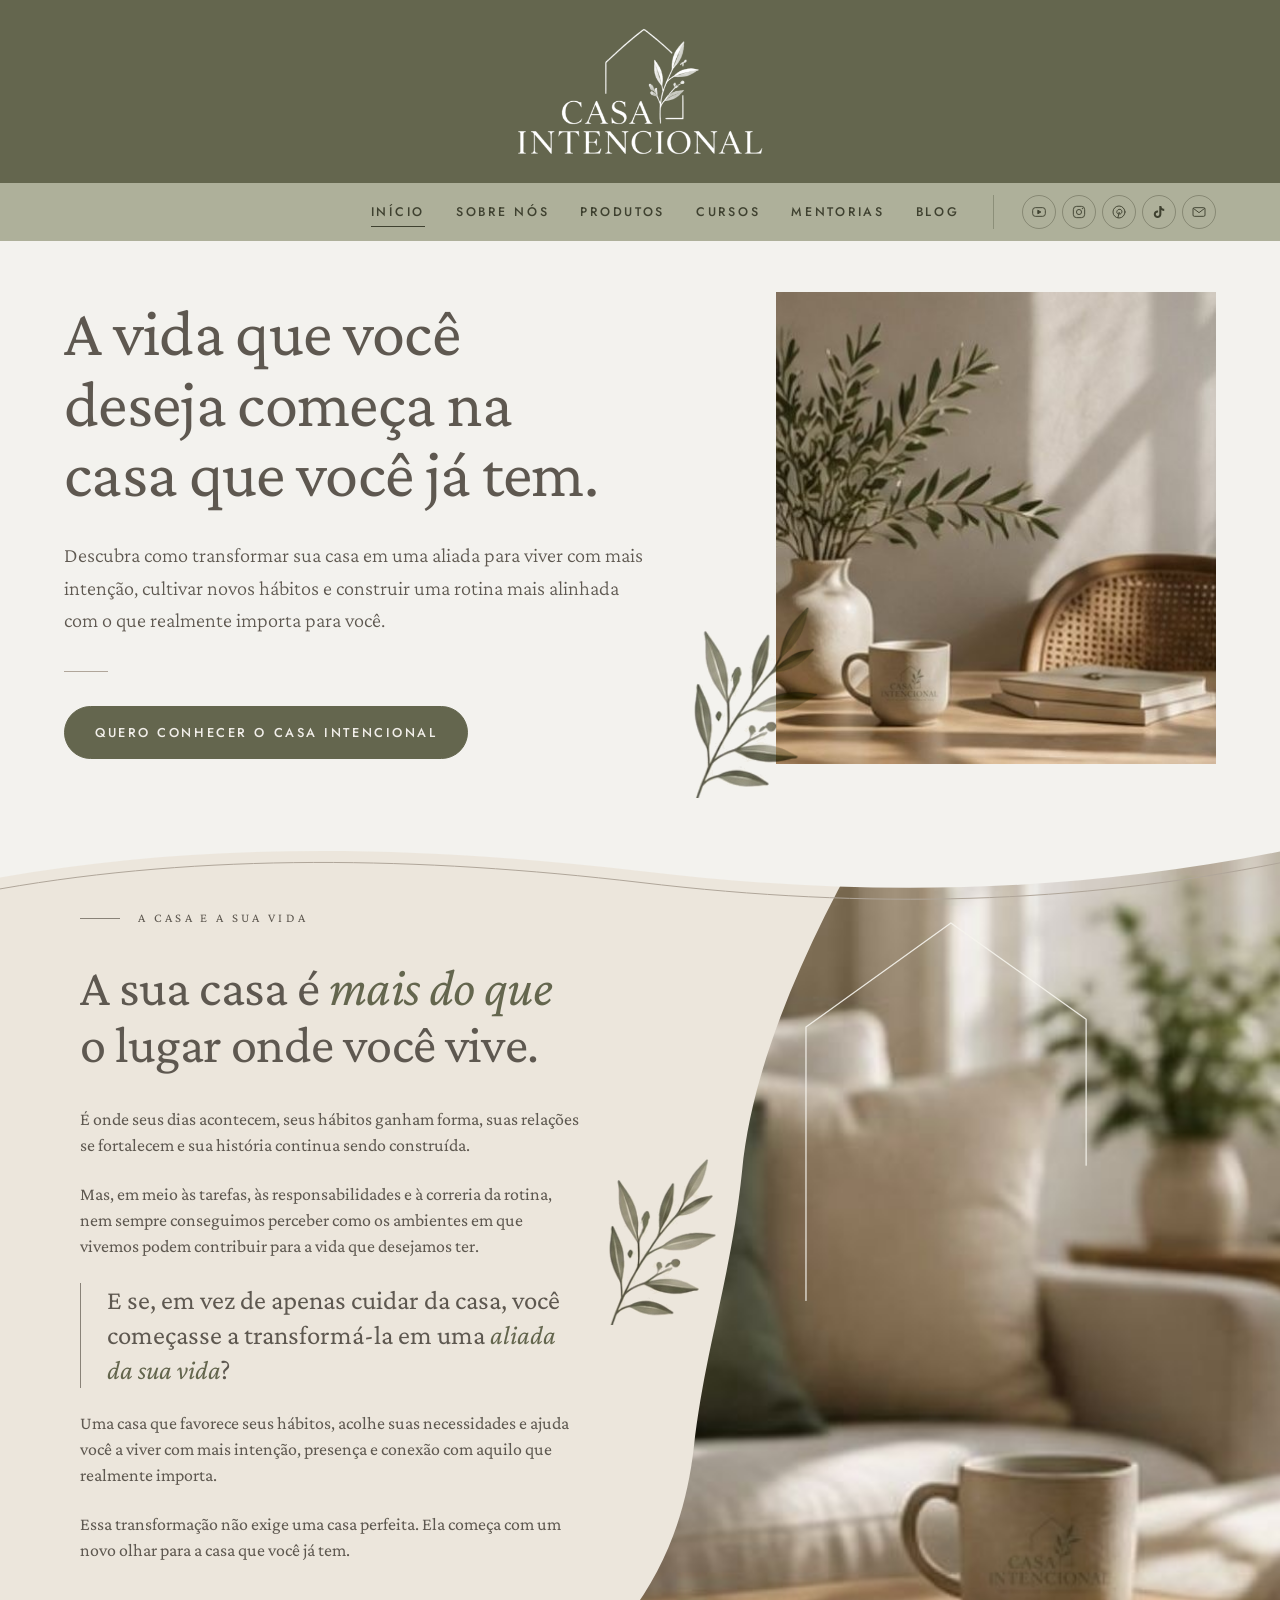
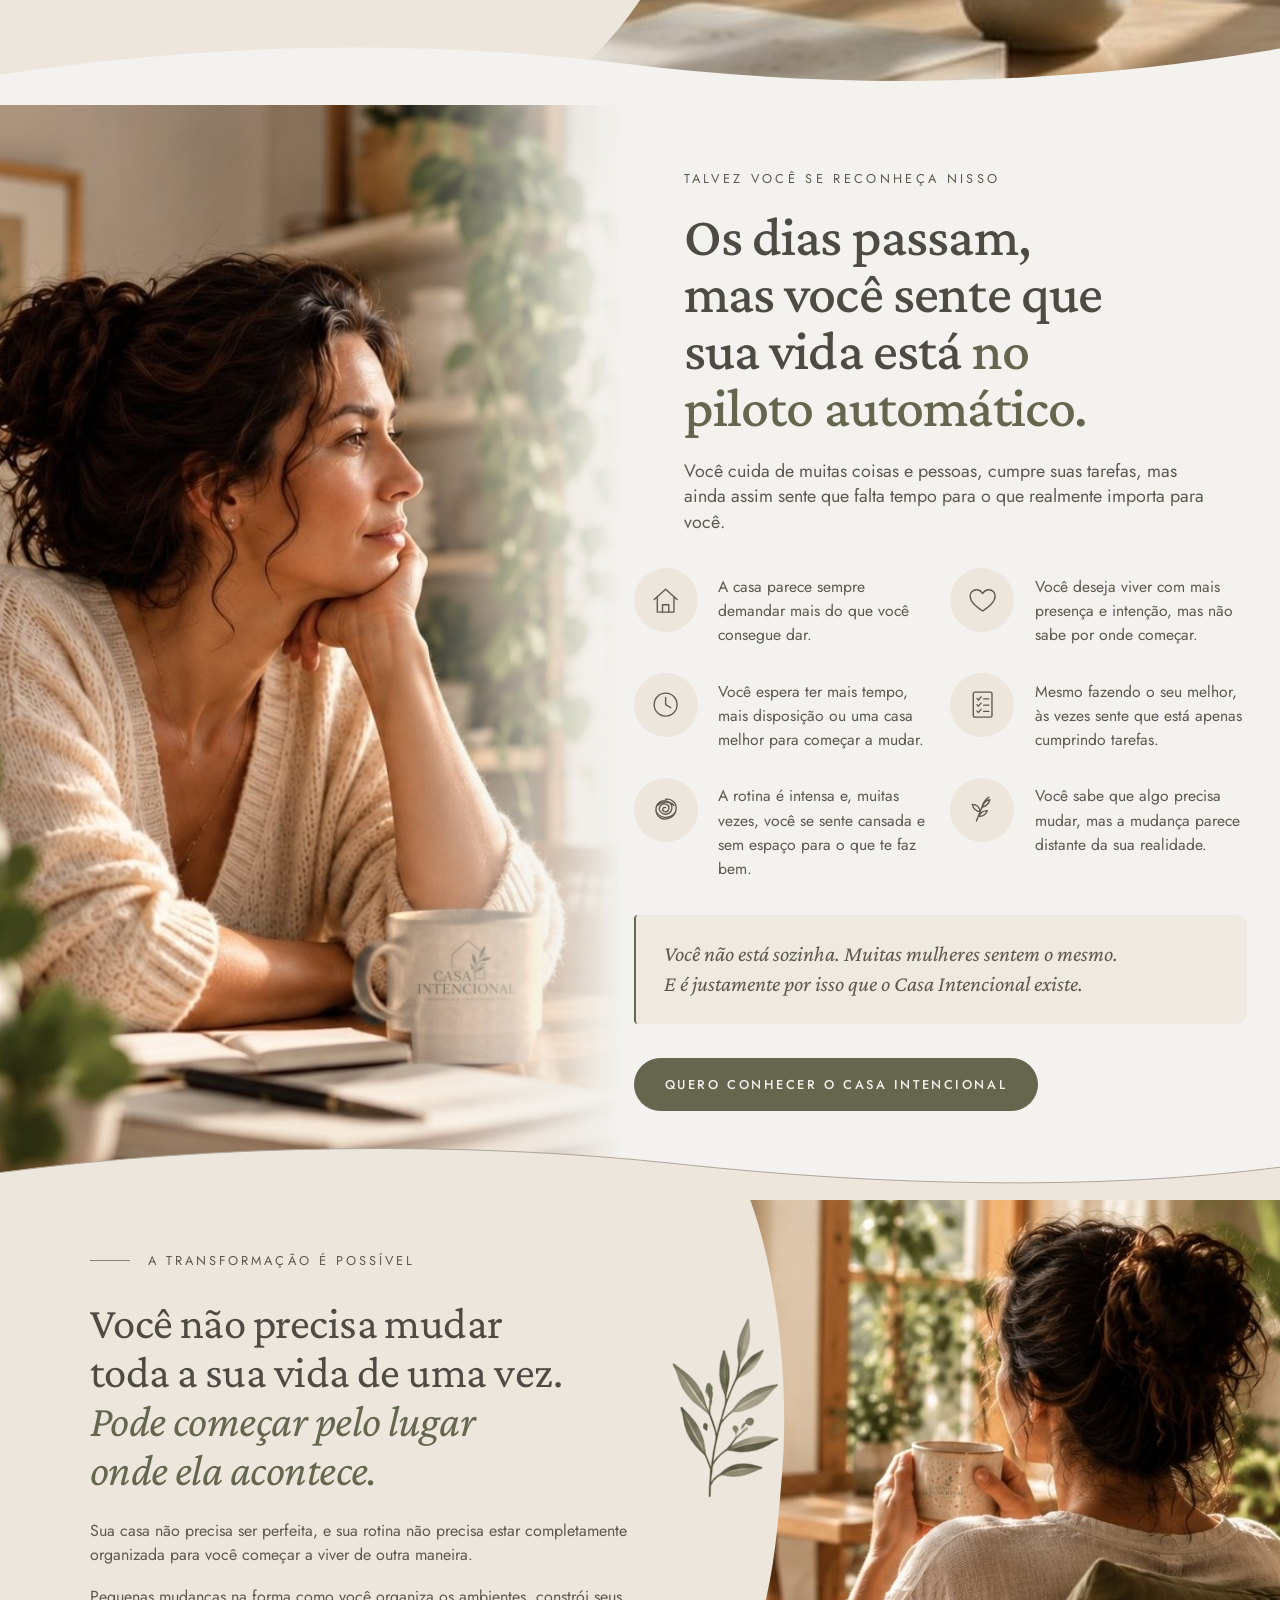
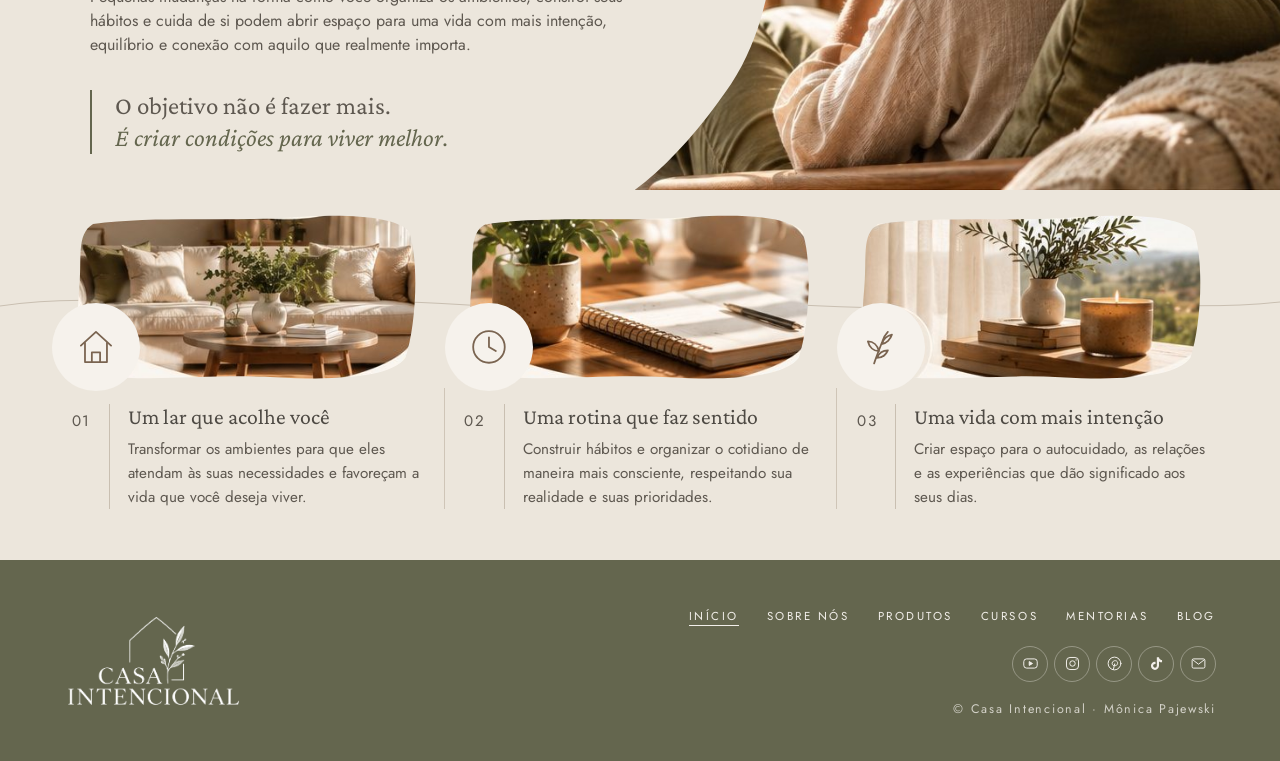
<file: index.html>
<!doctype html>
<html lang="pt-BR">
<head>
<meta charset="utf-8">
<meta name="viewport" content="width=device-width, initial-scale=1, viewport-fit=cover">
<title>Casa Intencional</title>
<meta name="description" content="A vida que você deseja começa na casa que você já tem.">
<link rel="preconnect" href="https://fonts.googleapis.com">
<link rel="preconnect" href="https://fonts.gstatic.com" crossorigin>
<!-- PROVISÓRIO: as fontes originais da identidade não foram enviadas. Substituir por @font-face com os arquivos oficiais. -->
<link rel="stylesheet" href="https://fonts.googleapis.com/css2?family=Crimson+Pro:wght@300;400&family=Jost:wght@300;400;500&display=swap">
<style>
/* Primeira dobra: duas áreas (texto | fotografia + ramo original). Tema único claro, igual ao fundo dos arquivos da marca. */
:root {
  /* Paleta extraída dos círculos de "Paleta de cores" (elementos-paleta.jpeg) */
  --off-white: #F2EFEA;
  --bege: #D6CEC1;
  --taupe: #B0A69A;
  --verde-oliva: #64664E;
  --verde-suave: #AEB09A;
  --cinza-quente: #898278;
  /* Fundo dos arquivos do logotipo e dos elementos gráficos, para os JPEGs se fundirem à página */
  --fundo: #F3F2EE;
  /* Cinza quente escurecido apenas para o texto corrido atingir contraste AA (4.5:1) */
  --texto: #5E5850;

  /* PROVISÓRIO até recebermos os arquivos de fonte oficiais */
  --f-titulo: "Crimson Pro", Georgia, "Times New Roman", serif;
  --f-texto: "Crimson Pro", Georgia, "Times New Roman", serif;
  --f-botao: "Jost", "Helvetica Neue", Arial, sans-serif;

  /* Destino do botão principal: ainda não definido */
  color-scheme: light;
}
* { box-sizing: border-box; }
body { margin: 0; background: var(--fundo); color: var(--texto); font-family: var(--f-texto); -webkit-font-smoothing: antialiased; }
body::before { content: ""; position: fixed; inset: 0 0 auto; height: env(safe-area-inset-top, 0px); z-index: 10; background: var(--verde-oliva); }
img { display: block; max-width: 100%; height: auto; }

.dobra {
  max-width: 1360px; margin: 0 auto;
  padding-left: max(24px, 5vw, env(safe-area-inset-left, 0px));
  padding-right: max(24px, 5vw, env(safe-area-inset-right, 0px));
  padding-block: clamp(32px, 4vw, 56px) clamp(40px, 4vw, 56px);
  display: grid; grid-template-columns: minmax(0, 11fr) minmax(0, 9fr);
  gap: clamp(40px, 6vw, 96px); align-items: center;
}
.texto { min-width: 0; display: grid; justify-items: start; }
.logo { width: clamp(190px, 20vw, 250px); margin: 0 0 clamp(40px, 6vw, 72px) -2px; }
h1 {
  margin: 0; font-family: var(--f-titulo); font-weight: 400; color: var(--texto);
  font-size: clamp(2.5rem, 5.2vw, 4.25rem); line-height: 1.06; letter-spacing: -0.01em;
  text-wrap: balance; max-width: 13em;
}
.apoio { margin: clamp(22px, 2.6vw, 30px) 0 0; max-width: 31em; font-size: clamp(1.14rem, 1.6vw, 1.3rem); line-height: 1.6; font-weight: 300; color: var(--texto); }
.traco { width: 44px; height: 1px; background: var(--taupe); margin-top: clamp(26px, 3vw, 34px); }
.btn {
  margin-top: clamp(26px, 3vw, 34px);
  display: inline-flex; align-items: center; justify-content: center; text-align: center;
  min-height: 52px; padding: 16px 30px; border-radius: 999px;
  border: 1px solid var(--verde-oliva); background: var(--verde-oliva); color: var(--off-white);
  font-family: var(--f-botao); font-weight: 500; font-size: 0.8rem; letter-spacing: 0.2em; text-decoration: none; cursor: pointer;
  transition: background-color .25s ease, color .25s ease;
}
.btn:hover { background: var(--fundo); color: var(--verde-oliva); }
.btn:focus-visible { outline: 2px solid var(--verde-oliva); outline-offset: 4px; }

.visual { position: relative; min-width: 0; justify-self: end; width: 100%; max-width: 440px; }
.foto { width: 100%; aspect-ratio: 438 / 470; object-fit: cover; }
/* Faixa do cabeçalho em verde-oliva com a logo em versão clara */
.topo { background: var(--verde-oliva); }
.topo-inner { max-width: 1360px; margin: 0 auto; display: flex; justify-content: flex-start;
  padding-left: max(24px, 5vw, env(safe-area-inset-left, 0px)); padding-right: max(24px, 5vw, env(safe-area-inset-right, 0px)); padding-block: clamp(16px, 1.8vw, 24px); }
.logo-topo { width: clamp(200px, 20vw, 290px); margin-left: -6px; height: auto; }
.ramo { position: absolute; width: clamp(120px, 14vw, 170px); left: clamp(-96px, -7vw, -60px); bottom: -34px; pointer-events: none; }

@media (max-width: 900px) {
  .dobra { grid-template-columns: 1fr; min-height: 0; gap: 40px; }
  .visual { justify-self: center; max-width: 520px; }
  .ramo { left: -18px; bottom: -28px; width: 120px; }
  .texto { justify-items: center; text-align: center; }
  .logo { margin-left: 0; margin-right: 0; }
  .traco { justify-self: center; }
}
@media (max-width: 560px) {
  .logo { width: 200px; margin-bottom: 36px; }
  .btn { width: 100%; padding-inline: 20px; letter-spacing: 0.16em; }
  .ramo { width: 96px; left: -10px; bottom: -22px; }
}
@media (prefers-reduced-motion: reduce) { .btn { transition: none; } }
/* Segunda dobra: texto editorial à esquerda; fotografia sangrando à direita com borda orgânica (máscara SVG), contorno de casa e ramo original na transição. */
:root { --mask-blob: url("data:image/svg+xml,%3Csvg xmlns='http://www.w3.org/2000/svg' viewBox='0 0 100 100' preserveAspectRatio='none'%3E%3Cpath d='M53 1 C 76 0, 96 13, 99 37 C 100 61, 94 84, 73 95 C 54 100, 28 99, 12 86 C 1 72, 0 47, 6 29 C 13 11, 31 2, 53 1 Z' fill='%23000'/%3E%3C/svg%3E"); }
:root { --mask-d: url("data:image/svg+xml,%3Csvg xmlns='http://www.w3.org/2000/svg' viewBox='0 0 100 100' preserveAspectRatio='none'%3E%3Cpath d='M46 0 C 37 13, 29 27, 27.5 40 C 26 52, 22.5 60, 21 71 C 19.5 82, 14 91, 0 100 L100 100 L100 0 Z' fill='%23000'/%3E%3C/svg%3E");
        --mask-m: url("data:image/svg+xml,%3Csvg xmlns='http://www.w3.org/2000/svg' viewBox='0 0 100 100' preserveAspectRatio='none'%3E%3Cpath d='M0 0 H100 V84 C 82 97, 62 92, 42 94 C 26 96, 12 100, 0 100 Z' fill='%23000'/%3E%3C/svg%3E"); }
.dobra2 { position: relative; overflow: hidden; background: #ECE6DC; }
/* Transições em onda: o fundo claro da primeira dobra desce em curva sobre o bege, com um fio taupe acompanhando a curva */
.onda { position: absolute; left: 0; right: 0; width: 100%; height: clamp(56px, 7vw, 110px); z-index: 4; pointer-events: none; display: block; }
.onda-topo { top: -1px; }
.onda-base { bottom: -1px; }
.dobra2-inner { position: relative; max-width: 1600px; margin: 0 auto; }
.dobra2-texto {
  position: relative; z-index: 2; width: 56%;
  padding-left: max(24px, 6.25vw); padding-right: 1vw;
  padding-block: clamp(84px, 7.5vw, 120px) clamp(120px, 11vw, 170px);
}
.dobra2-foto { position: absolute; z-index: 1; top: 0; bottom: 0; right: 0; left: 42%;
  -webkit-mask: var(--mask-d) 0 0 / 100% 100% no-repeat; mask: var(--mask-d) 0 0 / 100% 100% no-repeat; }
.dobra2-foto img { width: 100%; height: 100%; object-fit: cover; object-position: 58% 50%; }
.dobra2-casa { position: absolute; left: 36%; top: 12%; width: 38%; height: auto; overflow: visible; pointer-events: none; }
.dobra2-ramo { position: absolute; z-index: 3; left: 47%; top: 38%; width: clamp(120px, 11.5vw, 184px); pointer-events: none; }

.olho { display: flex; align-items: center; gap: 18px; margin: 0; font-family: var(--f-texto); font-size: clamp(0.8rem, 0.9vw, 0.9rem); letter-spacing: 0.26em; text-transform: uppercase; color: var(--texto); }
.olho::before { content: ""; width: 40px; height: 1px; background: var(--cinza-quente); flex: none; }
.dobra2 h2 { margin: clamp(28px, 2.6vw, 40px) 0 0; font-family: var(--f-titulo); font-weight: 400; color: var(--texto);
  font-size: clamp(2.3rem, 4.1vw, 4.1rem); line-height: 1.1; letter-spacing: -0.012em; max-width: 12em; text-wrap: balance; }
.dobra2 em { font-style: italic; color: var(--verde-oliva); }
.corpo { display: grid; gap: clamp(18px, 1.8vw, 26px); margin-top: clamp(26px, 2.6vw, 38px); max-width: min(39vw, 640px); }
.corpo p { margin: 0; font-size: clamp(1.08rem, 1.4vw, 1.36rem); line-height: 1.45; font-weight: 400; color: var(--texto); }
.destaque { margin: clamp(18px, 2vw, 30px) 0 clamp(12px, 1.6vw, 24px); padding-left: clamp(20px, 2vw, 30px); border-left: 1px solid var(--cinza-quente);
  font-family: var(--f-titulo); font-weight: 400 !important; font-size: clamp(1.5rem, 2.1vw, 2.1rem) !important; line-height: 1.3 !important; }

@media (max-width: 1000px) {
  .dobra2-inner { display: flex; flex-direction: column; }
  .dobra2-foto { position: relative; inset: auto; height: clamp(300px, 62vw, 560px);
    -webkit-mask: var(--mask-m) 0 0 / 100% 100% no-repeat; mask: var(--mask-m) 0 0 / 100% 100% no-repeat; }
  .dobra2-foto img { object-position: 50% 55%; }
  .dobra2-casa { left: 50%; top: 10%; width: min(40%, 240px); transform: translateX(-20%); }
  .dobra2-ramo { left: max(12px, 4vw); top: calc(clamp(300px, 62vw, 560px) - clamp(90px, 18vw, 150px)); bottom: auto; width: clamp(84px, 16vw, 130px); position: absolute; z-index: 5; }
  .dobra2-texto { width: 100%; padding-left: max(24px, 6vw, env(safe-area-inset-left, 0px)); padding-right: max(24px, 6vw, env(safe-area-inset-right, 0px)); padding-block: 40px 96px; }
  .dobra2 h2 { font-size: clamp(2rem, 6.4vw, 2.9rem); }
  .corpo { max-width: 620px; }
}
@media (max-width: 560px) {
  .olho { font-size: 0.78rem; letter-spacing: 0.22em; gap: 14px; }
  .olho::before { width: 28px; }
  .corpo p { font-size: 1.1rem; line-height: 1.55; }
  .destaque { font-size: 1.5rem !important; }
}
/* Terceira dobra: foto à esquerda com fusão suave para o fundo; à direita olho, título, abertura, lista em duas colunas com ícones em círculos e nota final. Onda clara na base. */
.dobra3 { position: relative; overflow: hidden; background: var(--fundo); }
.dobra3-foto { position: absolute; inset: 0 auto 0 0; width: 49%;
  -webkit-mask-image: linear-gradient(to right, #000 62%, transparent 99%); mask-image: linear-gradient(to right, #000 62%, transparent 99%); }
.dobra3-foto img { width: 100%; height: 100%; object-fit: cover; object-position: 30% 40%; }
.dobra3-onda { position: absolute; left: 0; right: 0; bottom: -1px; width: 100%; height: clamp(36px, 5vw, 72px); z-index: 2; pointer-events: none; }
.dobra3-conteudo { position: relative; z-index: 3; margin-left: 49.5%; padding-right: max(24px, 2.6vw); padding-block: clamp(64px, 4.9vw, 80px) clamp(80px, 7vw, 120px); }
.dobra3-intro { padding-left: 3.9vw; }
.dobra3 .olho3 { margin: 0; font-family: var(--f-botao); font-size: clamp(0.8rem, 0.98vw, 0.95rem); letter-spacing: 0.26em; text-transform: uppercase; color: var(--texto); }
.dobra3 h2 { margin: clamp(18px, 1.6vw, 26px) 0 0; font-family: var(--f-titulo); font-weight: 500; color: #4E4A44;
  font-size: clamp(2.3rem, 4.35vw, 4.4rem); line-height: 1.02; letter-spacing: -0.015em; max-width: 11em; text-wrap: balance; }
.dobra3 h2 .verde { color: var(--verde-oliva); }
.dobra3-lead { margin: clamp(18px, 1.8vw, 28px) 0 0; max-width: 30em; font-family: var(--f-botao); font-weight: 400; font-size: clamp(1.05rem, 1.4vw, 1.35rem); line-height: 1.42; color: var(--texto); }
.sinais { list-style: none; margin: clamp(28px, 2.6vw, 42px) 0 0; padding: 0; display: grid; grid-template-columns: repeat(2, minmax(0, 1fr)); gap: clamp(22px, 2vw, 32px) clamp(20px, 1.6vw, 28px); }
.sinais li { display: grid; grid-template-columns: auto minmax(0, 1fr); gap: clamp(16px, 1.6vw, 26px); align-items: start; }
.sinais .ic { width: clamp(58px, 5vw, 78px); aspect-ratio: 1; border-radius: 50%; background: #ECE6DC; display: grid; place-items: center; }
.sinais .ic svg { width: 52%; height: 52%; }
.sinais p { margin: 0; padding-top: clamp(2px, .5vw, 8px); font-family: var(--f-botao); font-weight: 400; font-size: clamp(0.98rem, 1.12vw, 1.1rem); line-height: 1.55; color: var(--texto); max-width: 17em; }
.nota { margin: clamp(30px, 2.6vw, 42px) 0 0; padding: clamp(20px, 1.9vw, 30px) clamp(22px, 2.2vw, 34px); background: #EFEAE1; border-left: 2px solid var(--verde-oliva); border-radius: 4px 10px 10px 4px;
  font-family: var(--f-titulo); font-style: italic; font-size: clamp(1.2rem, 1.7vw, 1.7rem); line-height: 1.38; color: var(--texto); }
.nota span { display: block; }
.btn-dobra3 { margin-top: clamp(26px, 2.4vw, 38px); }

@media (max-width: 1000px) {
  .dobra3-foto { position: relative; inset: auto; width: 100%; height: clamp(340px, 86vw, 620px);
    -webkit-mask-image: linear-gradient(to bottom, #000 70%, transparent 100%); mask-image: linear-gradient(to bottom, #000 70%, transparent 100%); }
  .dobra3-foto img { object-position: 40% 30%; }
  .dobra3-conteudo { margin-left: 0; margin-top: 8px; padding-left: max(24px, 6vw, env(safe-area-inset-left, 0px)); padding-right: max(24px, 6vw, env(safe-area-inset-right, 0px)); padding-block: 0 80px; }
  .dobra3-intro { padding-left: 0; }
  .dobra3 h2 { font-size: clamp(2.2rem, 7vw, 3.4rem); }
  .dobra3 .qb { display: none; }
}
@media (max-width: 640px) {
  .sinais { grid-template-columns: 1fr; gap: 20px; }
  .sinais p { max-width: none; padding-top: 6px; }
  .nota span { display: inline; }
  .btn-dobra3 { width: 100%; padding-inline: 20px; letter-spacing: 0.16em; }
}
/* Quarta dobra: texto à esquerda e foto da mulher à direita com borda orgânica; abaixo, três caminhos com fotos em recorte orgânico, ícone em círculo, número e texto. */
:root { --mask-d4: url("data:image/svg+xml,%3Csvg xmlns='http://www.w3.org/2000/svg' viewBox='0 0 100 100' preserveAspectRatio='none'%3E%3Cpath d='M18 0 C 22 12, 24 30, 23 45 C 22 60, 21 72, 15 82 C 10 90, 5 96, 0 100 L100 100 L100 0 Z' fill='%23000'/%3E%3C/svg%3E");
        --mask-card: url("data:image/svg+xml,%3Csvg xmlns='http://www.w3.org/2000/svg' viewBox='0 0 100 100' preserveAspectRatio='none'%3E%3Cpath d='M11 10 C 27 5, 46 12, 62 8 C 77 5, 89 7, 94 15 C 97 31, 96 68, 93 82 C 89 93, 76 91, 60 89 C 43 87, 27 94, 12 91 C 5 87, 3 68, 4 41 C 4 23, 5 13, 11 10 Z' fill='%23000'/%3E%3C/svg%3E"); }
.dobra4 { position: relative; background: #ECE6DC; overflow: hidden; }
.dobra4-topo { position: relative; min-height: 41vw; }
.dobra4-foto { position: absolute; top: 0; right: 0; bottom: 0; width: 50.5%;
  -webkit-mask: var(--mask-d4) 0 0 / 100% 100% no-repeat; mask: var(--mask-d4) 0 0 / 100% 100% no-repeat; }
.dobra4-foto img { width: 100%; height: 100%; object-fit: cover; object-position: 60% 40%; }
.dobra4-ramo { position: absolute; z-index: 3; left: 52.5%; top: 20%; width: clamp(120px, 11vw, 180px); transform: rotate(-18deg); pointer-events: none; }
.dobra4-texto { position: relative; z-index: 2; width: 54%; padding-left: max(24px, 7vw); padding-right: 2vw; padding-block: clamp(48px, 4vw, 66px) clamp(36px, 2.6vw, 44px); }
.dobra4 .olho { color: var(--texto); font-family: var(--f-botao); letter-spacing: 0.24em; }
.dobra4 h2 { margin: clamp(22px, 2.2vw, 34px) 0 0; font-family: var(--f-titulo); font-weight: 400; color: #4E4A44; font-size: clamp(2.1rem, 3.5vw, 3.5rem); line-height: 1.1; letter-spacing: -0.012em; }
.dobra4 h2 em { display: block; font-style: italic; color: var(--verde-oliva); }
.dobra4-corpo { display: grid; gap: clamp(14px, 1.4vw, 22px); margin-top: clamp(18px, 1.8vw, 28px); max-width: 39em; }
.dobra4-corpo p { margin: 0; font-family: var(--f-botao); font-weight: 400; font-size: clamp(1rem, 1.17vw, 1.15rem); line-height: 1.5; color: var(--texto); }
.dobra4 .destaque4 { margin: clamp(12px, 1.2vw, 20px) 0 0; padding-left: clamp(18px, 1.8vw, 28px); border-left: 2px solid var(--verde-oliva);
  font-family: var(--f-titulo); font-size: clamp(1.4rem, 1.95vw, 1.95rem); line-height: 1.28; color: var(--texto); }
.destaque4 em { display: block; font-style: italic; color: var(--verde-oliva); }

.caminhos { position: relative; background: #ECE6DC; padding: clamp(20px, 1.4vw, 24px) max(24px, 4vw) clamp(48px, 4vw, 64px); }
.caminhos-linha { position: absolute; left: 0; right: 0; top: clamp(88px, 7.4vw, 124px); width: 100%; height: 40px; pointer-events: none; }
.caminhos ol { position: relative; list-style: none; margin: 0 auto; padding: 0; max-width: 1440px; display: grid; grid-template-columns: repeat(3, minmax(0, 1fr)); gap: 0; }
.caminho { position: relative; padding-inline: clamp(12px, 1.6vw, 30px); min-width: 0; }
.caminho + .caminho::before { content: ""; position: absolute; left: 0; bottom: 0; height: clamp(110px, 9.5vw, 150px); width: 1px; background: #CFC5B7; }
.caminho-foto { position: relative; width: 100%; aspect-ratio: 402 / 202; }
.caminho-foto img { width: 100%; height: 100%; object-fit: cover; -webkit-mask: var(--mask-card) 0 0 / 100% 100% no-repeat; mask: var(--mask-card) 0 0 / 100% 100% no-repeat; }
.caminho-ic { position: absolute; left: -5.5%; top: 53%; width: 25%; aspect-ratio: 1; border-radius: 50%; background: #F6F2EC; display: grid; place-items: center; }
.caminho-ic svg { width: 50%; height: 50%; }
.caminho-texto { display: grid; grid-template-columns: auto minmax(0, 1fr); column-gap: clamp(14px, 1.4vw, 22px); margin-top: clamp(14px, 1.4vw, 22px); }
.caminho-num { font-family: var(--f-botao); font-size: clamp(0.95rem, 1.15vw, 1.15rem); letter-spacing: 0.12em; color: var(--texto); padding-top: .35em; padding-right: clamp(14px, 1.4vw, 22px); border-right: 1px solid #C9BFB1; height: 100%; }
.caminho h3 { margin: 0; font-family: var(--f-titulo); font-weight: 400; font-size: clamp(1.35rem, 1.7vw, 1.7rem); line-height: 1.2; color: #4E4A44; }
.caminho p { margin: 8px 0 0; font-family: var(--f-botao); font-weight: 400; font-size: clamp(0.95rem, 1.07vw, 1.05rem); line-height: 1.55; color: var(--texto); max-width: 24em; }

@media (max-width: 1000px) {
  .dobra4-topo { min-height: 0; display: flex; flex-direction: column; }
  .dobra4-foto { position: relative; width: 100%; height: clamp(300px, 70vw, 560px); order: -1;
    -webkit-mask: var(--mask-m) 0 0 / 100% 100% no-repeat; mask: var(--mask-m) 0 0 / 100% 100% no-repeat; }
  .dobra4-foto img { width: 132%; max-width: none; margin-left: -32%; object-position: 50% 35%; }
  .dobra4-ramo { left: auto; right: max(12px, 4vw); top: calc(clamp(300px, 70vw, 560px) - clamp(110px, 22vw, 170px)); width: clamp(80px, 15vw, 120px); }
  .dobra4-texto { width: 100%; padding-left: max(24px, 6vw); padding-right: max(24px, 6vw); padding-block: 32px 40px; }
  .dobra4 h2 { font-size: clamp(2rem, 6.4vw, 3rem); }
  .dobra4 .qb { display: none; }
  .dobra4-ramo { display: none; }
  .caminhos-linha { display: none; }
  .caminhos ol { grid-template-columns: 1fr; gap: 44px; max-width: 560px; }
  .caminho { padding-inline: 0 0; padding-left: 4%; }
  .caminho + .caminho::before { display: none; }
}
</style>
<link rel="stylesheet" href="assets/site.css">
</head>
<body>
<header class="topo">
  <div class="topo-inner">
    <a href="index.html" aria-label="Casa Intencional, página inicial"><img class="logo-topo" src="assets/logoclara.png" alt="Casa Intencional" width="870" height="465" decoding="async"></a>
  </div>
  <div class="barra-menu">
    <div class="barra-inner">
    <nav class="menu" aria-label="Menu principal"><button class="menu-btn" type="button" aria-expanded="false" aria-controls="menu-lista"><span class="barras" aria-hidden="true"></span><span class="rotulo">Menu</span></button><ul id="menu-lista"><li><a href="index.html" aria-current="page">Início</a></li><li><a href="sobre-nos.html">Sobre Nós</a></li><li><a href="produtos.html">Produtos</a></li><li><a href="cursos.html">Cursos</a></li><li><a href="mentorias.html">Mentorias</a></li><li><a href="blog.html">Blog</a></li></ul></nav>
    <!-- Links das redes sociais: trocar href="#" pelo endereço de cada perfil -->
    <ul class="redes"><li><a href="https://www.youtube.com/@casaintencional" data-rede="youtube" target="_blank" rel="noopener" aria-label="YouTube da Casa Intencional" title="YouTube"><svg viewBox="0 0 24 24" fill="none" stroke="currentColor" stroke-width="1.4" stroke-linejoin="round"><rect x="2.5" y="5.5" width="19" height="13" rx="4"/><path d="M10.2 9.3 V14.7 L14.8 12 Z" fill="currentColor"/></svg></a></li><li><a href="https://www.instagram.com/casaintencionaloficial" data-rede="instagram" target="_blank" rel="noopener" aria-label="Instagram da Casa Intencional" title="Instagram"><svg viewBox="0 0 24 24" fill="none" stroke="currentColor" stroke-width="1.4"><rect x="3.5" y="3.5" width="17" height="17" rx="5"/><circle cx="12" cy="12" r="3.8"/><circle cx="17.1" cy="6.9" r=".9" fill="currentColor" stroke="none"/></svg></a></li><li><a href="https://br.pinterest.com/casaintencional1/" data-rede="pinterest" target="_blank" rel="noopener" aria-label="Pinterest da Casa Intencional" title="Pinterest"><svg viewBox="0 0 24 24" fill="none" stroke="currentColor" stroke-width="1.4" stroke-linecap="round" stroke-linejoin="round"><circle cx="12" cy="12" r="9"/><path d="M12.3 12.6 L10.4 20.4"/><path d="M10.9 15 C 9.2 14.5, 8.5 13.1, 8.7 11.6 C 9 9.2, 11.2 7.7, 13.5 8 C 15.6 8.3, 16.7 10.1, 16.3 12.1 C 15.9 14, 14.5 15.2, 12.9 15 C 12.2 14.9, 11.8 14.4, 12 13.6"/></svg></a></li><li><a href="https://www.tiktok.com/@casaintencional" data-rede="tiktok" target="_blank" rel="noopener" aria-label="TikTok da Casa Intencional" title="TikTok"><svg viewBox="0 0 24 24" fill="currentColor"><path d="M16.6 5.82A4.28 4.28 0 0 1 15.54 3h-3.09v12.4a2.59 2.59 0 0 1-2.59 2.5c-1.42 0-2.6-1.16-2.6-2.6 0-1.72 1.66-3.01 3.37-2.48V9.66c-3.45-.46-6.47 2.22-6.47 5.64 0 3.33 2.76 5.7 5.69 5.7 3.14 0 5.69-2.55 5.69-5.7V9.01a7.35 7.35 0 0 0 4.3 1.38V7.3s-1.88.09-3.24-1.48z"/></svg></a></li><li><a href="mailto:contato@casaintencionaloficial.com" data-rede="email" aria-label="E-mail: contato@casaintencionaloficial.com" title="contato@casaintencionaloficial.com"><svg viewBox="0 0 24 24" fill="none" stroke="currentColor" stroke-width="1.4" stroke-linejoin="round"><rect x="3" y="5.5" width="18" height="13" rx="2"/><path d="M3.5 6.5 L12 13 L20.5 6.5"/></svg></a></li></ul>
    </div>
  </div>
</header>
<main>
  <section class="dobra" aria-labelledby="titulo">
    <div class="texto">
      <h1 id="titulo">A vida que você deseja começa na casa que você já tem.</h1>
      <p class="apoio">Descubra como transformar sua casa em uma aliada para viver com mais intenção, cultivar novos hábitos e construir uma rotina mais alinhada com o que realmente importa para você.</p>
      <span class="traco" aria-hidden="true"></span>
      <!-- Destino a configurar: troque por <a class="btn" href="URL_OU_#secao"> quando o destino existir -->
      <button class="btn" type="button" id="cta-principal" data-destino="">QUERO CONHECER O CASA INTENCIONAL</button>
    </div>
    <div class="visual">
      <img class="foto" src="assets/mesa.jpg" alt="Mesa de madeira com vaso de ramos, caneca e livros sob luz natural" width="438" height="470" fetchpriority="high">
      <img class="ramo" src="assets/ramo.png" alt="" width="280" height="326" aria-hidden="true">
    </div>
  </section>
  <section class="dobra2" aria-labelledby="titulo-dobra2">
    <svg class="onda onda-topo" viewBox="0 0 1440 110" preserveAspectRatio="none" aria-hidden="true" focusable="false">
      <path d="M0 0 H1440 V46 C 1210 96, 980 104, 720 70 C 470 38, 230 34, 0 78 Z" fill="#F3F2EE"/>
      <path d="M0 92 C 230 48, 470 52, 720 84 C 980 118, 1210 110, 1440 60" fill="none" stroke="#B0A69A" stroke-width="1" vector-effect="non-scaling-stroke"/>
    </svg>
    <div class="dobra2-inner">
      <div class="dobra2-foto">
        <img src="assets/sala.jpg" alt="Sala com sofá claro, almofada verde, manta e mesa de madeira com caneca e livro, sob luz natural" width="431" height="470" loading="lazy" decoding="async">
        <svg class="dobra2-casa" viewBox="0 0 290 390" aria-hidden="true" focusable="false">
          <path d="M1 389 V108 L150 1 L289 100 V250" fill="none" stroke="#F7F4EE" stroke-opacity=".9" stroke-width="1.3" stroke-linejoin="round" stroke-linecap="round"/>
        </svg>
      </div>
      <img class="dobra2-ramo" src="assets/ramo.png" alt="" width="280" height="326" aria-hidden="true" loading="lazy">
      <div class="dobra2-texto">
        <p class="olho">A casa e a sua vida</p>
        <h2 id="titulo-dobra2">A sua casa é <em>mais do que</em> o lugar onde você vive.</h2>
        <div class="corpo">
          <p>É onde seus dias acontecem, seus hábitos ganham forma, suas relações se fortalecem e sua história continua sendo construída.</p>
          <p>Mas, em meio às tarefas, às responsabilidades e à correria da rotina, nem sempre conseguimos perceber como os ambientes em que vivemos podem contribuir para a vida que desejamos ter.</p>
          <p class="destaque">E se, em vez de apenas cuidar da casa, você começasse a transformá-la em uma <em>aliada da sua vida</em>?</p>
          <p>Uma casa que favorece seus hábitos, acolhe suas necessidades e ajuda você a viver com mais intenção, presença e conexão com aquilo que realmente importa.</p>
          <p>Essa transformação não exige uma casa perfeita. Ela começa com um novo olhar para a casa que você já tem.</p>
        </div>
      </div>
    </div>
    <svg class="onda onda-base" viewBox="0 0 1440 110" preserveAspectRatio="none" aria-hidden="true" focusable="false">
      <path d="M0 110 H1440 V40 C 1190 86, 950 92, 700 58 C 450 26, 220 36, 0 72 Z" fill="#F3F2EE"/>
    </svg>
  </section>

  <section class="dobra3" aria-labelledby="titulo-dobra3">
    <div class="dobra3-foto">
      <img src="assets/mulher.jpg" alt="Mulher sentada à mesa de madeira, com uma caneca e um caderno, olhando pensativa pela janela" width="752" height="962" loading="lazy" decoding="async">
    </div>
    <div class="dobra3-conteudo">
      <div class="dobra3-intro">
        <p class="olho3">Talvez você se reconheça nisso</p>
        <h2 id="titulo-dobra3">Os dias passam,<br class="qb"> mas você sente que<br class="qb"> sua vida está <span class="verde">no<br class="qb"> piloto automático.</span></h2>
        <p class="dobra3-lead">Você cuida de muitas coisas e pessoas, cumpre suas tarefas, mas ainda assim sente que falta tempo para o que realmente importa para você.</p>
      </div>
      <ul class="sinais">
          <li><span class="ic" aria-hidden="true"><svg viewBox="0 0 32 32" fill="none" stroke="#5E5850" stroke-width="1.3" stroke-linecap="round" stroke-linejoin="round"><path d="M5 15 L16 5 L27 15"/><path d="M8 13 V27 H24 V13"/><path d="M13 27 V20 H19 V27"/></svg></span><p>A casa parece sempre demandar mais do que você consegue dar.</p></li>
          <li><span class="ic" aria-hidden="true"><svg viewBox="0 0 32 32" fill="none" stroke="#5E5850" stroke-width="1.3" stroke-linecap="round" stroke-linejoin="round"><path d="M16 26 C 9 21, 4 17, 4 11.5 C 4 8, 6.8 5.5, 10 5.5 C 12.6 5.5, 14.6 7, 16 9.2 C 17.4 7, 19.4 5.5, 22 5.5 C 25.2 5.5, 28 8, 28 11.5 C 28 17, 23 21, 16 26 Z"/></svg></span><p>Você deseja viver com mais presença e intenção, mas não sabe por onde começar.</p></li>
          <li><span class="ic" aria-hidden="true"><svg viewBox="0 0 32 32" fill="none" stroke="#5E5850" stroke-width="1.3" stroke-linecap="round" stroke-linejoin="round"><circle cx="16" cy="16" r="11"/><path d="M16 9 V16 L21 19"/></svg></span><p>Você espera ter mais tempo, mais disposição ou uma casa melhor para começar a mudar.</p></li>
          <li><span class="ic" aria-hidden="true"><svg viewBox="0 0 32 32" fill="none" stroke="#5E5850" stroke-width="1.3" stroke-linecap="round" stroke-linejoin="round"><rect x="7" y="4" width="18" height="24" rx="1.5"/><path d="M10.5 10 l1.5 1.5 l2.5 -3 M17 10.5 H22 M10.5 16 l1.5 1.5 l2.5 -3 M17 16.5 H22 M10.5 22 l1.5 1.5 l2.5 -3 M17 22.5 H22"/></svg></span><p>Mesmo fazendo o seu melhor, às vezes sente que está apenas cumprindo tarefas.</p></li>
          <li><span class="ic" aria-hidden="true"><svg viewBox="0 0 32 32" fill="none" stroke="#5E5850" stroke-width="1.3" stroke-linecap="round" stroke-linejoin="round"><path d="M16 6 C 22 5, 27 10, 26 16 C 25 23, 17 27, 11 24 C 6 21, 5 13, 10 9 C 15 5, 23 9, 22 15 C 21 21, 14 22, 11 18 C 8 14, 12 9, 17 11 C 21 13, 19 19, 15 18 C 12 17, 13 13, 16 14"/><path d="M8 12 C 12 8, 20 7, 24 12 M7 18 C 10 24, 20 26, 25 19"/></svg></span><p>A rotina é intensa e, muitas vezes, você se sente cansada e sem espaço para o que te faz bem.</p></li>
          <li><span class="ic" aria-hidden="true"><svg viewBox="0 0 32 32" fill="none" stroke="#5E5850" stroke-width="1.3" stroke-linecap="round" stroke-linejoin="round"><path d="M10 27 C 12 22, 14 17, 16 12 C 17 9, 19 6, 22 4"/><path d="M14 18 C 10 18, 7 15, 6 11 C 10 11, 13 14, 14 18 Z"/><path d="M15.5 13.5 C 19 13, 22 10, 23 6.5 C 19.5 7, 16.5 10, 15.5 13.5 Z"/><path d="M12.5 22.5 C 16 22.5, 19 20.5, 20.5 17 C 17 17, 14 19, 12.5 22.5 Z"/></svg></span><p>Você sabe que algo precisa mudar, mas a mudança parece distante da sua realidade.</p></li>
      </ul>
      <p class="nota"><span>Você não está sozinha. Muitas mulheres sentem o mesmo.</span> <span>E é justamente por isso que o Casa Intencional existe.</span></p>
      <!-- Destino a configurar, igual ao botão da primeira dobra -->
      <button class="btn btn-dobra3" type="button" data-destino="">QUERO CONHECER O CASA INTENCIONAL</button>
    </div>
    <svg class="dobra3-onda" viewBox="0 0 1440 72" preserveAspectRatio="none" aria-hidden="true" focusable="false"><path d="M0 40 C 240 8, 520 4, 760 30 C 1000 56, 1240 60, 1440 34 V72 H0 Z" fill="#ECE6DC"/><path d="M0 40 C 240 8, 520 4, 760 30 C 1000 56, 1240 60, 1440 34" fill="none" stroke="#B0A69A" stroke-width="1" vector-effect="non-scaling-stroke"/></svg>
  </section>
  <section class="dobra4" aria-labelledby="titulo-dobra4">
    <div class="dobra4-topo">
      <div class="dobra4-foto">
        <img src="assets/d4main.jpg" alt="Mulher de costas, sentada no sofá com almofadas verdes, segurando uma xícara e olhando pela janela" width="776" height="632" loading="lazy" decoding="async">
      </div>
      <img class="dobra4-ramo" src="assets/ramo.png" alt="" width="280" height="326" aria-hidden="true" loading="lazy">
      <div class="dobra4-texto">
        <p class="olho">A transformação é possível</p>
        <h2 id="titulo-dobra4">Você não precisa mudar<br class="qb"> toda a sua vida de uma vez. <em>Pode começar pelo lugar<br class="qb"> onde ela acontece.</em></h2>
        <div class="dobra4-corpo">
          <p>Sua casa não precisa ser perfeita, e sua rotina não precisa estar completamente organizada para você começar a viver de outra maneira.</p>
          <p>Pequenas mudanças na forma como você organiza os ambientes, constrói seus hábitos e cuida de si podem abrir espaço para uma vida com mais intenção, equilíbrio e conexão com aquilo que realmente importa.</p>
          <p class="destaque4">O objetivo não é fazer mais. <em>É criar condições para viver melhor.</em></p>
        </div>
      </div>
    </div>
    <div class="caminhos">
      <svg class="caminhos-linha" viewBox="0 0 1440 40" preserveAspectRatio="none" aria-hidden="true" focusable="false"><path d="M0 22 C 120 6, 240 30, 360 20 C 480 10, 600 34, 720 22 C 840 10, 960 32, 1080 20 C 1200 8, 1320 30, 1440 18" fill="none" stroke="#C9BFB1" stroke-width="1" vector-effect="non-scaling-stroke"/></svg>
      <ol>
        <li class="caminho">
          <div class="caminho-foto">
            <img src="assets/d4c1.jpg" alt="Sala acolhedora com sofá claro, almofadas, mesa de centro de madeira e vaso com folhagens" width="402" height="202" loading="lazy" decoding="async">
            <span class="caminho-ic" aria-hidden="true"><svg viewBox="0 0 32 32" fill="none" stroke="#7A6450" stroke-width="1.3" stroke-linecap="round" stroke-linejoin="round"><path d="M5 15 L16 5 L27 15"/><path d="M8 13 V27 H24 V13"/><path d="M13 27 V20 H19 V27"/></svg></span>
          </div>
          <div class="caminho-texto">
            <span class="caminho-num">01</span>
            <div>
              <h3>Um lar que acolhe você</h3>
              <p>Transformar os ambientes para que eles atendam às suas necessidades e favoreçam a vida que você deseja viver.</p>
            </div>
          </div>
        </li>
        <li class="caminho">
          <div class="caminho-foto">
            <img src="assets/d4c2.jpg" alt="Mesa de madeira com caderno aberto, caneta, vaso com planta e xícara sob luz natural" width="402" height="202" loading="lazy" decoding="async">
            <span class="caminho-ic" aria-hidden="true"><svg viewBox="0 0 32 32" fill="none" stroke="#7A6450" stroke-width="1.3" stroke-linecap="round" stroke-linejoin="round"><circle cx="16" cy="16" r="11.5"/><path d="M16 9 V16 L21 19"/></svg></span>
          </div>
          <div class="caminho-texto">
            <span class="caminho-num">02</span>
            <div>
              <h3>Uma rotina que faz sentido</h3>
              <p>Construir hábitos e organizar o cotidiano de maneira mais consciente, respeitando sua realidade e suas prioridades.</p>
            </div>
          </div>
        </li>
        <li class="caminho">
          <div class="caminho-foto">
            <img src="assets/d4c3.jpg" alt="Canto tranquilo junto à janela com livros, vaso de folhagens e vela acesa" width="402" height="202" loading="lazy" decoding="async">
            <span class="caminho-ic" aria-hidden="true"><svg viewBox="0 0 32 32" fill="none" stroke="#7A6450" stroke-width="1.3" stroke-linecap="round" stroke-linejoin="round"><path d="M11 28 C 13 22, 15 17, 17 12 C 18 9, 19 7, 21 5"/><path d="M14.5 19 C 10.5 19, 7.5 16, 6.5 12 C 10.5 12, 13.5 15, 14.5 19 Z"/><path d="M16.5 14 C 20 13.5, 23 10.5, 24 7 C 20.5 7.5, 17.5 10.5, 16.5 14 Z"/><path d="M13 24 C 16.5 24, 19.5 22, 21 18.5 C 17.5 18.5, 14.5 20.5, 13 24 Z"/></svg></span>
          </div>
          <div class="caminho-texto">
            <span class="caminho-num">03</span>
            <div>
              <h3>Uma vida com mais intenção</h3>
              <p>Criar espaço para o autocuidado, as relações e as experiências que dão significado aos seus dias.</p>
            </div>
          </div>
        </li>
      </ol>
    </div>
  </section>
</main>
<footer class="rodape">
  <div class="rodape-inner">
    <a href="index.html" aria-label="Casa Intencional, página inicial"><img src="assets/logoclara.png" alt="Casa Intencional" width="870" height="465" loading="lazy" decoding="async"></a>
    <div class="rodape-col">
    <nav class="menu" aria-label="Menu do rodapé"><ul><li><a href="index.html" aria-current="page">Início</a></li><li><a href="sobre-nos.html">Sobre Nós</a></li><li><a href="produtos.html">Produtos</a></li><li><a href="cursos.html">Cursos</a></li><li><a href="mentorias.html">Mentorias</a></li><li><a href="blog.html">Blog</a></li></ul></nav>
    <!-- Links das redes sociais: trocar href="#" pelo endereço de cada perfil -->
    <ul class="redes"><li><a href="https://www.youtube.com/@casaintencional" data-rede="youtube" target="_blank" rel="noopener" aria-label="YouTube da Casa Intencional" title="YouTube"><svg viewBox="0 0 24 24" fill="none" stroke="currentColor" stroke-width="1.4" stroke-linejoin="round"><rect x="2.5" y="5.5" width="19" height="13" rx="4"/><path d="M10.2 9.3 V14.7 L14.8 12 Z" fill="currentColor"/></svg></a></li><li><a href="https://www.instagram.com/casaintencionaloficial" data-rede="instagram" target="_blank" rel="noopener" aria-label="Instagram da Casa Intencional" title="Instagram"><svg viewBox="0 0 24 24" fill="none" stroke="currentColor" stroke-width="1.4"><rect x="3.5" y="3.5" width="17" height="17" rx="5"/><circle cx="12" cy="12" r="3.8"/><circle cx="17.1" cy="6.9" r=".9" fill="currentColor" stroke="none"/></svg></a></li><li><a href="https://br.pinterest.com/casaintencional1/" data-rede="pinterest" target="_blank" rel="noopener" aria-label="Pinterest da Casa Intencional" title="Pinterest"><svg viewBox="0 0 24 24" fill="none" stroke="currentColor" stroke-width="1.4" stroke-linecap="round" stroke-linejoin="round"><circle cx="12" cy="12" r="9"/><path d="M12.3 12.6 L10.4 20.4"/><path d="M10.9 15 C 9.2 14.5, 8.5 13.1, 8.7 11.6 C 9 9.2, 11.2 7.7, 13.5 8 C 15.6 8.3, 16.7 10.1, 16.3 12.1 C 15.9 14, 14.5 15.2, 12.9 15 C 12.2 14.9, 11.8 14.4, 12 13.6"/></svg></a></li><li><a href="https://www.tiktok.com/@casaintencional" data-rede="tiktok" target="_blank" rel="noopener" aria-label="TikTok da Casa Intencional" title="TikTok"><svg viewBox="0 0 24 24" fill="currentColor"><path d="M16.6 5.82A4.28 4.28 0 0 1 15.54 3h-3.09v12.4a2.59 2.59 0 0 1-2.59 2.5c-1.42 0-2.6-1.16-2.6-2.6 0-1.72 1.66-3.01 3.37-2.48V9.66c-3.45-.46-6.47 2.22-6.47 5.64 0 3.33 2.76 5.7 5.69 5.7 3.14 0 5.69-2.55 5.69-5.7V9.01a7.35 7.35 0 0 0 4.3 1.38V7.3s-1.88.09-3.24-1.48z"/></svg></a></li><li><a href="mailto:contato@casaintencionaloficial.com" data-rede="email" aria-label="E-mail: contato@casaintencionaloficial.com" title="contato@casaintencionaloficial.com"><svg viewBox="0 0 24 24" fill="none" stroke="currentColor" stroke-width="1.4" stroke-linejoin="round"><rect x="3" y="5.5" width="18" height="13" rx="2"/><path d="M3.5 6.5 L12 13 L20.5 6.5"/></svg></a></li></ul>
    <p>© Casa Intencional · Mônica Pajewski</p>
    </div>
  </div>
</footer>
<script>
(function () {
  var t = document.querySelector('.topo-inner'); if (!t) return;
  function f() { document.documentElement.style.setProperty('--faixa', t.offsetHeight + 'px'); }
  f(); window.addEventListener('resize', f); window.addEventListener('load', f);
})();
(function () {
  var b = document.querySelector('.menu-btn'); if (!b) return;
  var m = b.closest('.menu');
  b.addEventListener('click', function () { var a = m.classList.toggle('aberto'); b.setAttribute('aria-expanded', a ? 'true' : 'false'); });
  document.addEventListener('keydown', function (e) { if (e.key === 'Escape' && m.classList.contains('aberto')) { m.classList.remove('aberto'); b.setAttribute('aria-expanded', 'false'); b.focus(); } });
})();
</script>
<script src="assets/black-friday.js" defer></script>
</body>
</html>
</file>
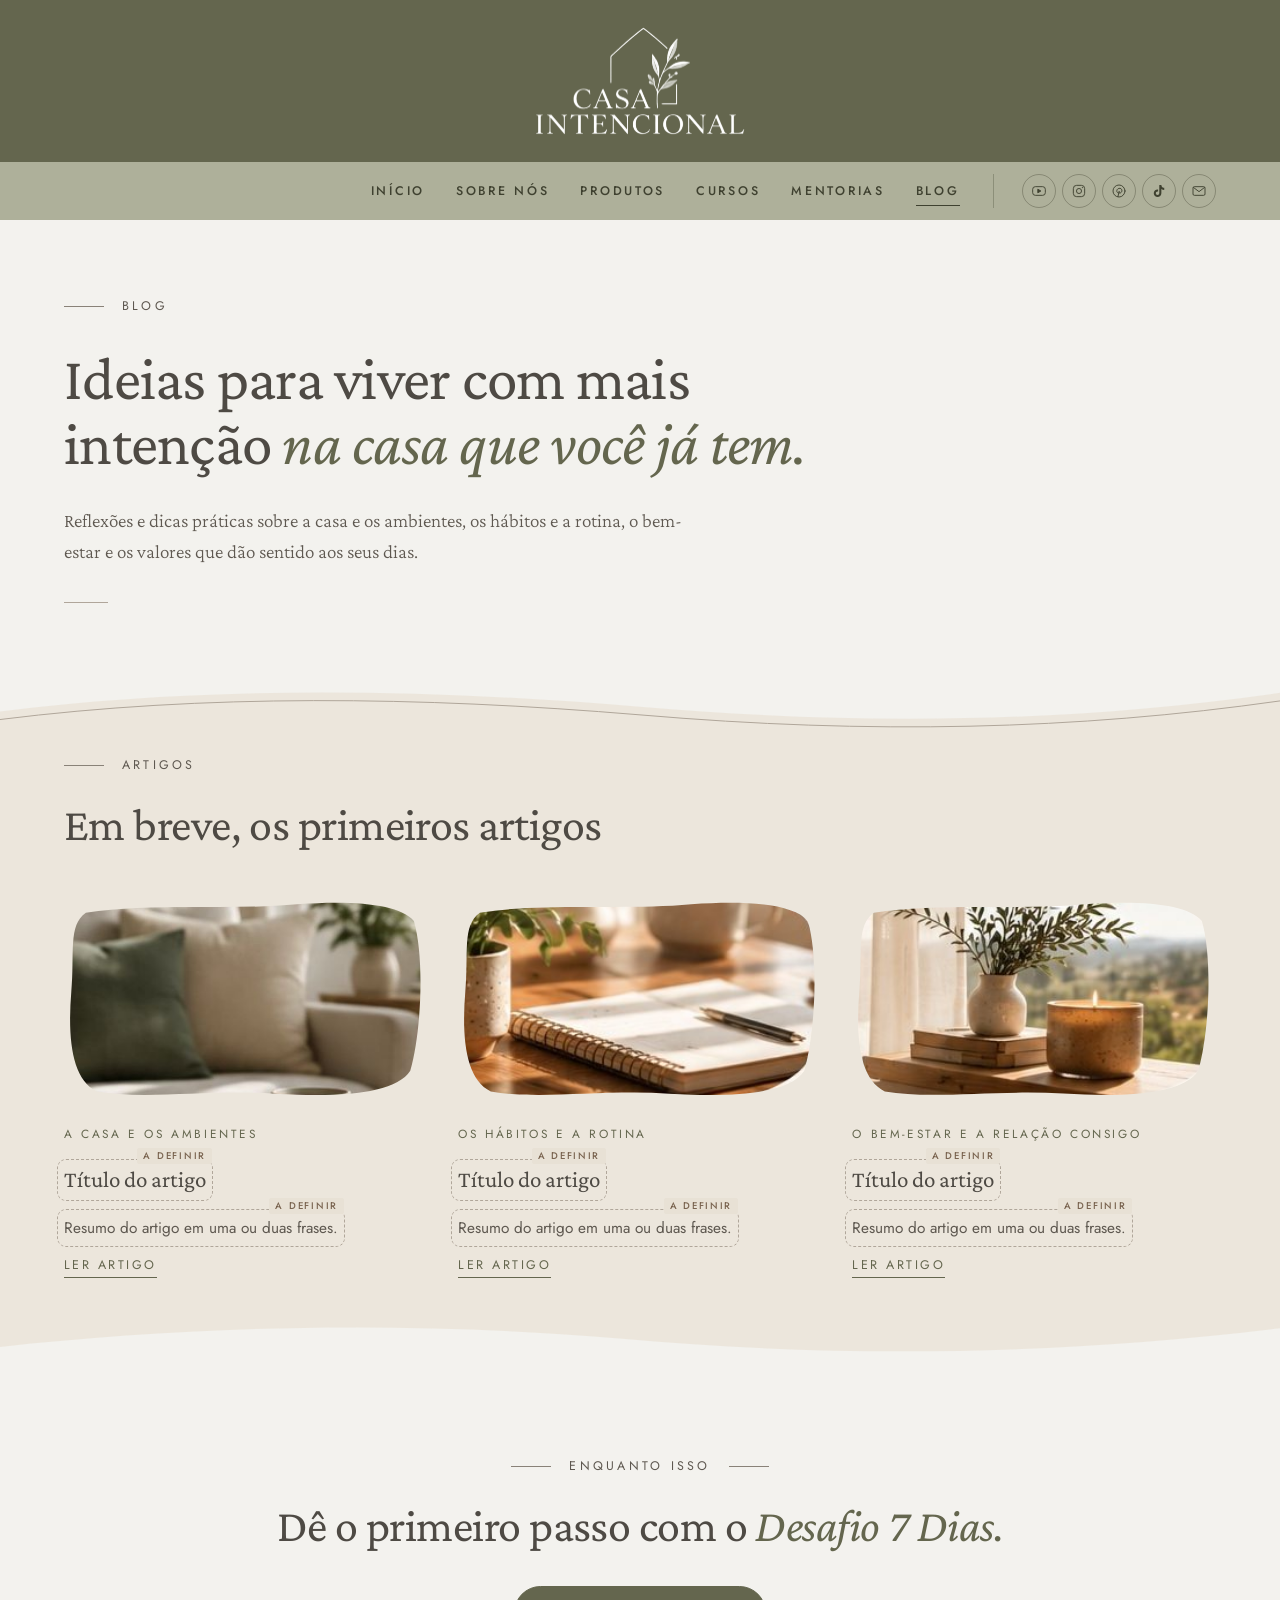
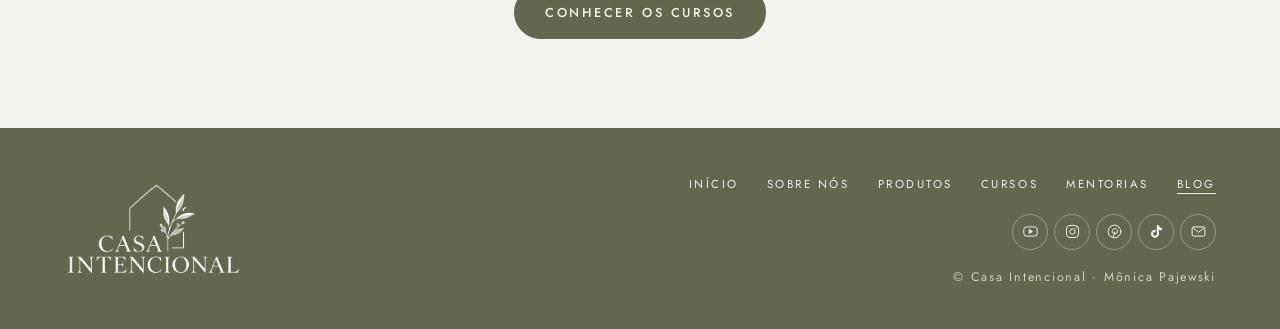
<file: blog.html>
<!doctype html>
<html lang="pt-BR">
<head>
<meta charset="utf-8">
<meta name="viewport" content="width=device-width, initial-scale=1, viewport-fit=cover">
<title>Blog · Casa Intencional</title>
<meta name="description" content="Ideias e reflexões da Casa Intencional sobre casa, hábitos, bem-estar e propósito.">
<link rel="preconnect" href="https://fonts.googleapis.com">
<link rel="preconnect" href="https://fonts.gstatic.com" crossorigin>
<!-- PROVISÓRIO: as fontes originais da identidade não foram enviadas. -->
<link rel="stylesheet" href="https://fonts.googleapis.com/css2?family=Crimson+Pro:ital,wght@0,300;0,400;0,500;1,400&family=Jost:wght@300;400;500&display=swap">
<link rel="stylesheet" href="assets/site.css">
<style>
* { box-sizing: border-box; }
body { margin: 0; background: var(--fundo); color: var(--texto); font-family: var(--f-texto); -webkit-font-smoothing: antialiased; }
body::before { content: ""; position: fixed; inset: 0 0 auto; height: env(safe-area-inset-top, 0px); z-index: 30; background: var(--verde-oliva); }
img { display: block; max-width: 100%; height: auto; }
.topo { background: var(--verde-oliva); }
.topo-inner { max-width: 1360px; margin: 0 auto; display: flex; padding-left: max(24px, 5vw, env(safe-area-inset-left, 0px)); padding-right: max(24px, 5vw, env(safe-area-inset-right, 0px)); padding-block: clamp(16px, 1.8vw, 24px); }
.logo-topo { width: clamp(170px, 17vw, 250px); margin-left: -6px; height: auto; }
</style>
</head>
<body>
<header class="topo">
  <div class="topo-inner">
    <a href="index.html" aria-label="Casa Intencional, página inicial"><img class="logo-topo" src="assets/logoclara.png" alt="Casa Intencional" width="870" height="465" decoding="async"></a>
  </div>
  <div class="barra-menu">
    <div class="barra-inner">
    <nav class="menu" aria-label="Menu principal"><button class="menu-btn" type="button" aria-expanded="false" aria-controls="menu-lista"><span class="barras" aria-hidden="true"></span><span class="rotulo">Menu</span></button><ul id="menu-lista"><li><a href="index.html">Início</a></li><li><a href="sobre-nos.html">Sobre Nós</a></li><li><a href="produtos.html">Produtos</a></li><li><a href="cursos.html">Cursos</a></li><li><a href="mentorias.html">Mentorias</a></li><li><a href="blog.html" aria-current="page">Blog</a></li></ul></nav>
    <!-- Links das redes sociais: trocar href="#" pelo endereço de cada perfil -->
    <ul class="redes"><li><a href="https://www.youtube.com/@casaintencional" data-rede="youtube" target="_blank" rel="noopener" aria-label="YouTube da Casa Intencional" title="YouTube"><svg viewBox="0 0 24 24" fill="none" stroke="currentColor" stroke-width="1.4" stroke-linejoin="round"><rect x="2.5" y="5.5" width="19" height="13" rx="4"/><path d="M10.2 9.3 V14.7 L14.8 12 Z" fill="currentColor"/></svg></a></li><li><a href="https://www.instagram.com/casaintencionaloficial" data-rede="instagram" target="_blank" rel="noopener" aria-label="Instagram da Casa Intencional" title="Instagram"><svg viewBox="0 0 24 24" fill="none" stroke="currentColor" stroke-width="1.4"><rect x="3.5" y="3.5" width="17" height="17" rx="5"/><circle cx="12" cy="12" r="3.8"/><circle cx="17.1" cy="6.9" r=".9" fill="currentColor" stroke="none"/></svg></a></li><li><a href="https://br.pinterest.com/casaintencional1/" data-rede="pinterest" target="_blank" rel="noopener" aria-label="Pinterest da Casa Intencional" title="Pinterest"><svg viewBox="0 0 24 24" fill="none" stroke="currentColor" stroke-width="1.4" stroke-linecap="round" stroke-linejoin="round"><circle cx="12" cy="12" r="9"/><path d="M12.3 12.6 L10.4 20.4"/><path d="M10.9 15 C 9.2 14.5, 8.5 13.1, 8.7 11.6 C 9 9.2, 11.2 7.7, 13.5 8 C 15.6 8.3, 16.7 10.1, 16.3 12.1 C 15.9 14, 14.5 15.2, 12.9 15 C 12.2 14.9, 11.8 14.4, 12 13.6"/></svg></a></li><li><a href="https://www.tiktok.com/@casaintencional" data-rede="tiktok" target="_blank" rel="noopener" aria-label="TikTok da Casa Intencional" title="TikTok"><svg viewBox="0 0 24 24" fill="currentColor"><path d="M16.6 5.82A4.28 4.28 0 0 1 15.54 3h-3.09v12.4a2.59 2.59 0 0 1-2.59 2.5c-1.42 0-2.6-1.16-2.6-2.6 0-1.72 1.66-3.01 3.37-2.48V9.66c-3.45-.46-6.47 2.22-6.47 5.64 0 3.33 2.76 5.7 5.69 5.7 3.14 0 5.69-2.55 5.69-5.7V9.01a7.35 7.35 0 0 0 4.3 1.38V7.3s-1.88.09-3.24-1.48z"/></svg></a></li><li><a href="mailto:contato@casaintencionaloficial.com" data-rede="email" aria-label="E-mail: contato@casaintencionaloficial.com" title="contato@casaintencionaloficial.com"><svg viewBox="0 0 24 24" fill="none" stroke="currentColor" stroke-width="1.4" stroke-linejoin="round"><rect x="3" y="5.5" width="18" height="13" rx="2"/><path d="M3.5 6.5 L12 13 L20.5 6.5"/></svg></a></li></ul>
    </div>
  </div>
</header>
<main class="pagina">

  <section class="pag-hero so-texto" aria-labelledby="t">
    <div class="pag-wrap">
      <p class="pag-olho">Blog</p>
      <h1 id="t">Ideias para viver com mais intenção <em>na casa que você já tem.</em></h1>
      <p class="pag-lead">Reflexões e dicas práticas sobre a casa e os ambientes, os hábitos e a rotina, o bem-estar e os valores que dão sentido aos seus dias.</p>
      <span class="traco" aria-hidden="true"></span>
    </div>
  </section>

  <section class="pag-sec areia" aria-labelledby="t-artigos">
    <svg class="onda onda-topo" viewBox="0 0 1440 110" preserveAspectRatio="none" aria-hidden="true" focusable="false"><path d="M0 0 H1440 V46 C 1210 96, 980 104, 720 70 C 470 38, 230 34, 0 78 Z" fill="#F3F2EE"/><path d="M0 92 C 230 48, 470 52, 720 84 C 980 118, 1210 110, 1440 60" fill="none" stroke="#B0A69A" stroke-width="1" vector-effect="non-scaling-stroke"/></svg>
    <div class="pag-wrap">
      <p class="pag-olho">Artigos</p>
      <h2 id="t-artigos">Em breve, os primeiros artigos</h2>
      <ul class="cartoes">
        <li class="cartao"><img class="cartao-foto" src="assets/sala.jpg" alt="Sala com sofá claro, almofada verde e mesa de madeira" width="431" height="470" loading="lazy" decoding="async"><p class="etiqueta">A casa e os ambientes</p><h3><span class="a-definir">Título do artigo</span></h3><p><span class="a-definir">Resumo do artigo em uma ou duas frases.</span></p><a class="link" href="#">Ler artigo</a></li>
        <li class="cartao"><img class="cartao-foto" src="assets/d4c2-card.jpg" alt="Mesa de madeira com caderno aberto, caneta e xícara" width="314" height="202" loading="lazy" decoding="async"><p class="etiqueta">Os hábitos e a rotina</p><h3><span class="a-definir">Título do artigo</span></h3><p><span class="a-definir">Resumo do artigo em uma ou duas frases.</span></p><a class="link" href="#">Ler artigo</a></li>
        <li class="cartao"><img class="cartao-foto" src="assets/d4c3-card.jpg" alt="Canto tranquilo junto à janela com livros e vela acesa" width="314" height="202" loading="lazy" decoding="async"><p class="etiqueta">O bem-estar e a relação consigo</p><h3><span class="a-definir">Título do artigo</span></h3><p><span class="a-definir">Resumo do artigo em uma ou duas frases.</span></p><a class="link" href="#">Ler artigo</a></li>
      </ul>
    </div>
    <svg class="onda onda-base" viewBox="0 0 1440 110" preserveAspectRatio="none" aria-hidden="true" focusable="false"><path d="M0 110 H1440 V40 C 1190 86, 950 92, 700 58 C 450 26, 220 36, 0 72 Z" fill="#F3F2EE"/></svg>
  </section>

  <section class="pag-sec chamada" aria-labelledby="t-cta">
    <div class="pag-wrap">
      <p class="pag-olho">Enquanto isso</p>
      <h2 id="t-cta">Dê o primeiro passo com o <em>Desafio 7 Dias.</em></h2>
      <a class="btn" href="cursos.html">Conhecer os cursos</a>
    </div>
  </section>
</main>
<footer class="rodape">
  <div class="rodape-inner">
    <a href="index.html" aria-label="Casa Intencional, página inicial"><img src="assets/logoclara.png" alt="Casa Intencional" width="870" height="465" loading="lazy" decoding="async"></a>
    <div class="rodape-col">
    <nav class="menu" aria-label="Menu do rodapé"><ul><li><a href="index.html">Início</a></li><li><a href="sobre-nos.html">Sobre Nós</a></li><li><a href="produtos.html">Produtos</a></li><li><a href="cursos.html">Cursos</a></li><li><a href="mentorias.html">Mentorias</a></li><li><a href="blog.html" aria-current="page">Blog</a></li></ul></nav>
    <!-- Links das redes sociais: trocar href="#" pelo endereço de cada perfil -->
    <ul class="redes"><li><a href="https://www.youtube.com/@casaintencional" data-rede="youtube" target="_blank" rel="noopener" aria-label="YouTube da Casa Intencional" title="YouTube"><svg viewBox="0 0 24 24" fill="none" stroke="currentColor" stroke-width="1.4" stroke-linejoin="round"><rect x="2.5" y="5.5" width="19" height="13" rx="4"/><path d="M10.2 9.3 V14.7 L14.8 12 Z" fill="currentColor"/></svg></a></li><li><a href="https://www.instagram.com/casaintencionaloficial" data-rede="instagram" target="_blank" rel="noopener" aria-label="Instagram da Casa Intencional" title="Instagram"><svg viewBox="0 0 24 24" fill="none" stroke="currentColor" stroke-width="1.4"><rect x="3.5" y="3.5" width="17" height="17" rx="5"/><circle cx="12" cy="12" r="3.8"/><circle cx="17.1" cy="6.9" r=".9" fill="currentColor" stroke="none"/></svg></a></li><li><a href="https://br.pinterest.com/casaintencional1/" data-rede="pinterest" target="_blank" rel="noopener" aria-label="Pinterest da Casa Intencional" title="Pinterest"><svg viewBox="0 0 24 24" fill="none" stroke="currentColor" stroke-width="1.4" stroke-linecap="round" stroke-linejoin="round"><circle cx="12" cy="12" r="9"/><path d="M12.3 12.6 L10.4 20.4"/><path d="M10.9 15 C 9.2 14.5, 8.5 13.1, 8.7 11.6 C 9 9.2, 11.2 7.7, 13.5 8 C 15.6 8.3, 16.7 10.1, 16.3 12.1 C 15.9 14, 14.5 15.2, 12.9 15 C 12.2 14.9, 11.8 14.4, 12 13.6"/></svg></a></li><li><a href="https://www.tiktok.com/@casaintencional" data-rede="tiktok" target="_blank" rel="noopener" aria-label="TikTok da Casa Intencional" title="TikTok"><svg viewBox="0 0 24 24" fill="currentColor"><path d="M16.6 5.82A4.28 4.28 0 0 1 15.54 3h-3.09v12.4a2.59 2.59 0 0 1-2.59 2.5c-1.42 0-2.6-1.16-2.6-2.6 0-1.72 1.66-3.01 3.37-2.48V9.66c-3.45-.46-6.47 2.22-6.47 5.64 0 3.33 2.76 5.7 5.69 5.7 3.14 0 5.69-2.55 5.69-5.7V9.01a7.35 7.35 0 0 0 4.3 1.38V7.3s-1.88.09-3.24-1.48z"/></svg></a></li><li><a href="mailto:contato@casaintencionaloficial.com" data-rede="email" aria-label="E-mail: contato@casaintencionaloficial.com" title="contato@casaintencionaloficial.com"><svg viewBox="0 0 24 24" fill="none" stroke="currentColor" stroke-width="1.4" stroke-linejoin="round"><rect x="3" y="5.5" width="18" height="13" rx="2"/><path d="M3.5 6.5 L12 13 L20.5 6.5"/></svg></a></li></ul>
    <p>© Casa Intencional · Mônica Pajewski</p>
    </div>
  </div>
</footer>
<script>
(function () {
  var t = document.querySelector('.topo-inner'); if (!t) return;
  function f() { document.documentElement.style.setProperty('--faixa', t.offsetHeight + 'px'); }
  f(); window.addEventListener('resize', f); window.addEventListener('load', f);
})();
(function () {
  var b = document.querySelector('.menu-btn'); if (!b) return;
  var m = b.closest('.menu');
  b.addEventListener('click', function () { var a = m.classList.toggle('aberto'); b.setAttribute('aria-expanded', a ? 'true' : 'false'); });
  document.addEventListener('keydown', function (e) { if (e.key === 'Escape' && m.classList.contains('aberto')) { m.classList.remove('aberto'); b.setAttribute('aria-expanded', 'false'); b.focus(); } });
})();
</script>
<script src="assets/black-friday.js" defer></script>
</body>
</html>
</file>
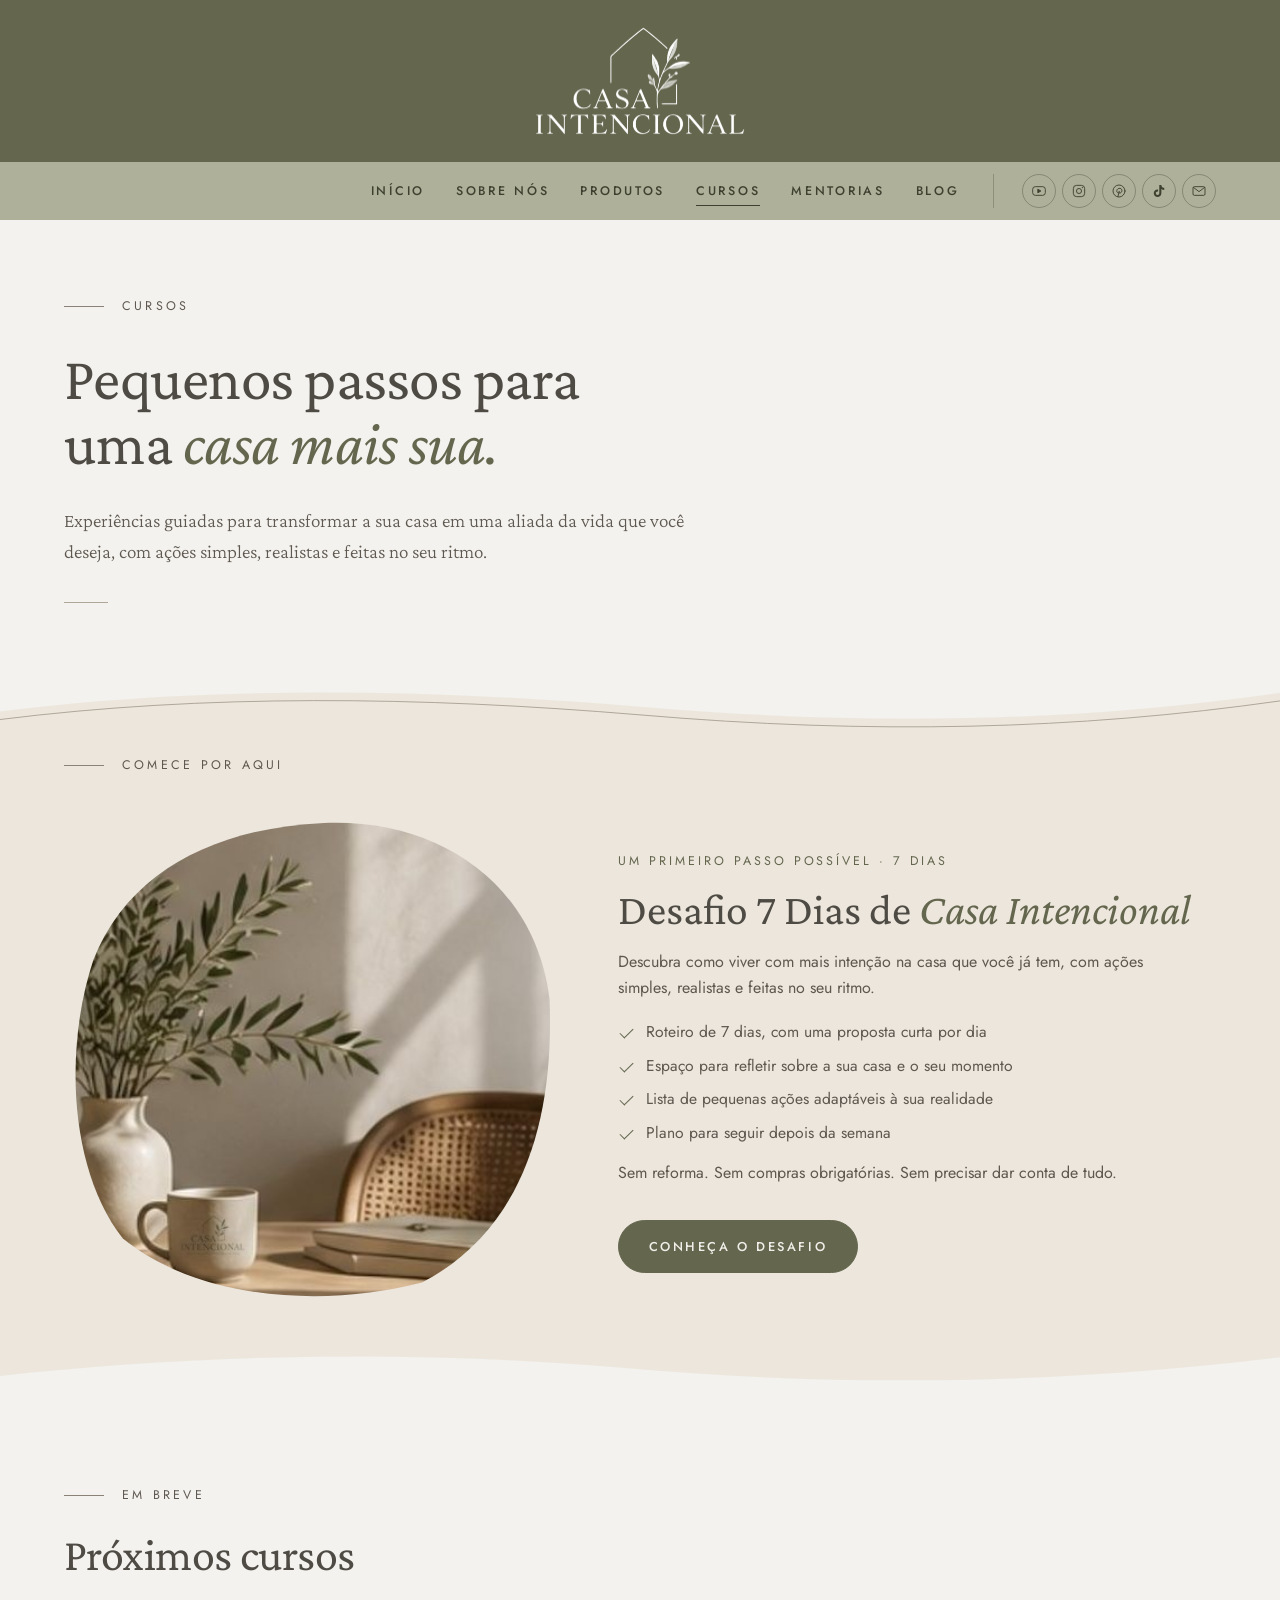
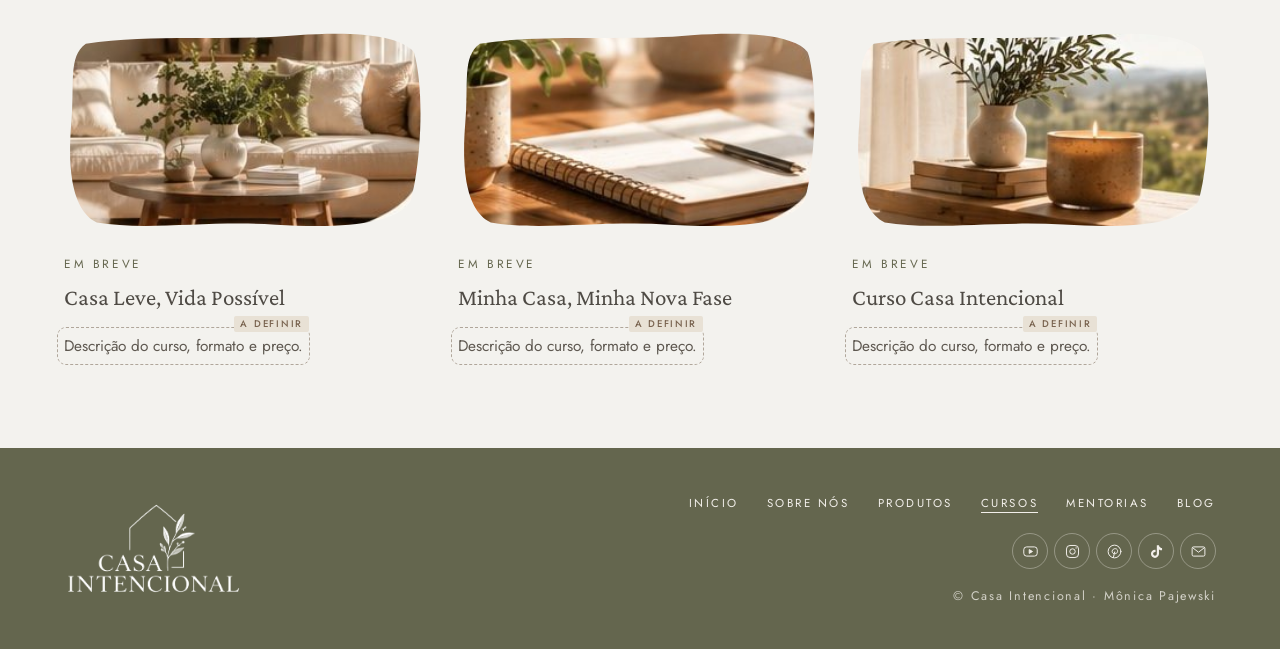
<file: cursos.html>
<!doctype html>
<html lang="pt-BR">
<head>
<meta charset="utf-8">
<meta name="viewport" content="width=device-width, initial-scale=1, viewport-fit=cover">
<title>Cursos · Casa Intencional</title>
<meta name="description" content="Cursos da Casa Intencional para viver com mais intenção na casa que você já tem.">
<link rel="preconnect" href="https://fonts.googleapis.com">
<link rel="preconnect" href="https://fonts.gstatic.com" crossorigin>
<!-- PROVISÓRIO: as fontes originais da identidade não foram enviadas. -->
<link rel="stylesheet" href="https://fonts.googleapis.com/css2?family=Crimson+Pro:ital,wght@0,300;0,400;0,500;1,400&family=Jost:wght@300;400;500&display=swap">
<link rel="stylesheet" href="assets/site.css">
<style>
* { box-sizing: border-box; }
body { margin: 0; background: var(--fundo); color: var(--texto); font-family: var(--f-texto); -webkit-font-smoothing: antialiased; }
body::before { content: ""; position: fixed; inset: 0 0 auto; height: env(safe-area-inset-top, 0px); z-index: 30; background: var(--verde-oliva); }
img { display: block; max-width: 100%; height: auto; }
.topo { background: var(--verde-oliva); }
.topo-inner { max-width: 1360px; margin: 0 auto; display: flex; padding-left: max(24px, 5vw, env(safe-area-inset-left, 0px)); padding-right: max(24px, 5vw, env(safe-area-inset-right, 0px)); padding-block: clamp(16px, 1.8vw, 24px); }
.logo-topo { width: clamp(170px, 17vw, 250px); margin-left: -6px; height: auto; }
</style>
</head>
<body>
<header class="topo">
  <div class="topo-inner">
    <a href="index.html" aria-label="Casa Intencional, página inicial"><img class="logo-topo" src="assets/logoclara.png" alt="Casa Intencional" width="870" height="465" decoding="async"></a>
  </div>
  <div class="barra-menu">
    <div class="barra-inner">
    <nav class="menu" aria-label="Menu principal"><button class="menu-btn" type="button" aria-expanded="false" aria-controls="menu-lista"><span class="barras" aria-hidden="true"></span><span class="rotulo">Menu</span></button><ul id="menu-lista"><li><a href="index.html">Início</a></li><li><a href="sobre-nos.html">Sobre Nós</a></li><li><a href="produtos.html">Produtos</a></li><li><a href="cursos.html" aria-current="page">Cursos</a></li><li><a href="mentorias.html">Mentorias</a></li><li><a href="blog.html">Blog</a></li></ul></nav>
    <!-- Links das redes sociais: trocar href="#" pelo endereço de cada perfil -->
    <ul class="redes"><li><a href="https://www.youtube.com/@casaintencional" data-rede="youtube" target="_blank" rel="noopener" aria-label="YouTube da Casa Intencional" title="YouTube"><svg viewBox="0 0 24 24" fill="none" stroke="currentColor" stroke-width="1.4" stroke-linejoin="round"><rect x="2.5" y="5.5" width="19" height="13" rx="4"/><path d="M10.2 9.3 V14.7 L14.8 12 Z" fill="currentColor"/></svg></a></li><li><a href="https://www.instagram.com/casaintencionaloficial" data-rede="instagram" target="_blank" rel="noopener" aria-label="Instagram da Casa Intencional" title="Instagram"><svg viewBox="0 0 24 24" fill="none" stroke="currentColor" stroke-width="1.4"><rect x="3.5" y="3.5" width="17" height="17" rx="5"/><circle cx="12" cy="12" r="3.8"/><circle cx="17.1" cy="6.9" r=".9" fill="currentColor" stroke="none"/></svg></a></li><li><a href="https://br.pinterest.com/casaintencional1/" data-rede="pinterest" target="_blank" rel="noopener" aria-label="Pinterest da Casa Intencional" title="Pinterest"><svg viewBox="0 0 24 24" fill="none" stroke="currentColor" stroke-width="1.4" stroke-linecap="round" stroke-linejoin="round"><circle cx="12" cy="12" r="9"/><path d="M12.3 12.6 L10.4 20.4"/><path d="M10.9 15 C 9.2 14.5, 8.5 13.1, 8.7 11.6 C 9 9.2, 11.2 7.7, 13.5 8 C 15.6 8.3, 16.7 10.1, 16.3 12.1 C 15.9 14, 14.5 15.2, 12.9 15 C 12.2 14.9, 11.8 14.4, 12 13.6"/></svg></a></li><li><a href="https://www.tiktok.com/@casaintencional" data-rede="tiktok" target="_blank" rel="noopener" aria-label="TikTok da Casa Intencional" title="TikTok"><svg viewBox="0 0 24 24" fill="currentColor"><path d="M16.6 5.82A4.28 4.28 0 0 1 15.54 3h-3.09v12.4a2.59 2.59 0 0 1-2.59 2.5c-1.42 0-2.6-1.16-2.6-2.6 0-1.72 1.66-3.01 3.37-2.48V9.66c-3.45-.46-6.47 2.22-6.47 5.64 0 3.33 2.76 5.7 5.69 5.7 3.14 0 5.69-2.55 5.69-5.7V9.01a7.35 7.35 0 0 0 4.3 1.38V7.3s-1.88.09-3.24-1.48z"/></svg></a></li><li><a href="mailto:contato@casaintencionaloficial.com" data-rede="email" aria-label="E-mail: contato@casaintencionaloficial.com" title="contato@casaintencionaloficial.com"><svg viewBox="0 0 24 24" fill="none" stroke="currentColor" stroke-width="1.4" stroke-linejoin="round"><rect x="3" y="5.5" width="18" height="13" rx="2"/><path d="M3.5 6.5 L12 13 L20.5 6.5"/></svg></a></li></ul>
    </div>
  </div>
</header>
<main class="pagina">

  <section class="pag-hero so-texto" aria-labelledby="t">
    <div class="pag-wrap">
      <p class="pag-olho">Cursos</p>
      <h1 id="t">Pequenos passos para uma <em>casa mais sua.</em></h1>
      <p class="pag-lead">Experiências guiadas para transformar a sua casa em uma aliada da vida que você deseja, com ações simples, realistas e feitas no seu ritmo.</p>
      <span class="traco" aria-hidden="true"></span>
    </div>
  </section>

  <section class="pag-sec areia" aria-labelledby="t-desafio">
    <svg class="onda onda-topo" viewBox="0 0 1440 110" preserveAspectRatio="none" aria-hidden="true" focusable="false"><path d="M0 0 H1440 V46 C 1210 96, 980 104, 720 70 C 470 38, 230 34, 0 78 Z" fill="#F3F2EE"/><path d="M0 92 C 230 48, 470 52, 720 84 C 980 118, 1210 110, 1440 60" fill="none" stroke="#B0A69A" stroke-width="1" vector-effect="non-scaling-stroke"/></svg>
    <div class="pag-wrap">
      <p class="pag-olho">Comece por aqui</p>
      <div class="produto">
        <div class="produto-foto">
          <img class="foto-blob" src="assets/mesa.jpg" alt="Mesa de madeira com vaso de ramos, caneca e livros sob luz natural" width="438" height="470" loading="lazy" decoding="async">
        </div>
        <div>
          <p class="etiqueta">Um primeiro passo possível · 7 dias</p>
          <h3 id="t-desafio">Desafio 7 Dias de <em>Casa Intencional</em></h3>
          <p>Descubra como viver com mais intenção na casa que você já tem, com ações simples, realistas e feitas no seu ritmo.</p>
          <ul class="lista-check">
            <li>Roteiro de 7 dias, com uma proposta curta por dia</li>
            <li>Espaço para refletir sobre a sua casa e o seu momento</li>
            <li>Lista de pequenas ações adaptáveis à sua realidade</li>
            <li>Plano para seguir depois da semana</li>
          </ul>
          <p>Sem reforma. Sem compras obrigatórias. Sem precisar dar conta de tudo.</p>
          <!-- Destino a configurar: endereço do site do Desafio 7 Dias quando estiver no ar -->
        <a class="btn" href="#" data-destino="desafio-7-dias">Conheça o desafio</a>
        </div>
      </div>
    </div>
    <svg class="onda onda-base" viewBox="0 0 1440 110" preserveAspectRatio="none" aria-hidden="true" focusable="false"><path d="M0 110 H1440 V40 C 1190 86, 950 92, 700 58 C 450 26, 220 36, 0 72 Z" fill="#F3F2EE"/></svg>
  </section>

  <section class="pag-sec" aria-labelledby="t-embreve">
    <div class="pag-wrap">
      <p class="pag-olho">Em breve</p>
      <h2 id="t-embreve">Próximos cursos</h2>
      <ul class="cartoes">
        <li class="cartao"><img class="cartao-foto" src="assets/d4c1-card.jpg" alt="Sala acolhedora com sofá claro, almofadas e mesa de centro de madeira" width="314" height="202" loading="lazy" decoding="async"><p class="etiqueta">Em breve</p><h3>Casa Leve, Vida Possível</h3><p><span class="a-definir">Descrição do curso, formato e preço.</span></p></li>
        <li class="cartao"><img class="cartao-foto" src="assets/d4c2-card.jpg" alt="Mesa de madeira com caderno aberto, caneta e xícara" width="314" height="202" loading="lazy" decoding="async"><p class="etiqueta">Em breve</p><h3>Minha Casa, Minha Nova Fase</h3><p><span class="a-definir">Descrição do curso, formato e preço.</span></p></li>
        <li class="cartao"><img class="cartao-foto" src="assets/d4c3-card.jpg" alt="Canto tranquilo junto à janela com livros e vela acesa" width="314" height="202" loading="lazy" decoding="async"><p class="etiqueta">Em breve</p><h3>Curso Casa Intencional</h3><p><span class="a-definir">Descrição do curso, formato e preço.</span></p></li>
      </ul>
    </div>
  </section>
</main>
<footer class="rodape">
  <div class="rodape-inner">
    <a href="index.html" aria-label="Casa Intencional, página inicial"><img src="assets/logoclara.png" alt="Casa Intencional" width="870" height="465" loading="lazy" decoding="async"></a>
    <div class="rodape-col">
    <nav class="menu" aria-label="Menu do rodapé"><ul><li><a href="index.html">Início</a></li><li><a href="sobre-nos.html">Sobre Nós</a></li><li><a href="produtos.html">Produtos</a></li><li><a href="cursos.html" aria-current="page">Cursos</a></li><li><a href="mentorias.html">Mentorias</a></li><li><a href="blog.html">Blog</a></li></ul></nav>
    <!-- Links das redes sociais: trocar href="#" pelo endereço de cada perfil -->
    <ul class="redes"><li><a href="https://www.youtube.com/@casaintencional" data-rede="youtube" target="_blank" rel="noopener" aria-label="YouTube da Casa Intencional" title="YouTube"><svg viewBox="0 0 24 24" fill="none" stroke="currentColor" stroke-width="1.4" stroke-linejoin="round"><rect x="2.5" y="5.5" width="19" height="13" rx="4"/><path d="M10.2 9.3 V14.7 L14.8 12 Z" fill="currentColor"/></svg></a></li><li><a href="https://www.instagram.com/casaintencionaloficial" data-rede="instagram" target="_blank" rel="noopener" aria-label="Instagram da Casa Intencional" title="Instagram"><svg viewBox="0 0 24 24" fill="none" stroke="currentColor" stroke-width="1.4"><rect x="3.5" y="3.5" width="17" height="17" rx="5"/><circle cx="12" cy="12" r="3.8"/><circle cx="17.1" cy="6.9" r=".9" fill="currentColor" stroke="none"/></svg></a></li><li><a href="https://br.pinterest.com/casaintencional1/" data-rede="pinterest" target="_blank" rel="noopener" aria-label="Pinterest da Casa Intencional" title="Pinterest"><svg viewBox="0 0 24 24" fill="none" stroke="currentColor" stroke-width="1.4" stroke-linecap="round" stroke-linejoin="round"><circle cx="12" cy="12" r="9"/><path d="M12.3 12.6 L10.4 20.4"/><path d="M10.9 15 C 9.2 14.5, 8.5 13.1, 8.7 11.6 C 9 9.2, 11.2 7.7, 13.5 8 C 15.6 8.3, 16.7 10.1, 16.3 12.1 C 15.9 14, 14.5 15.2, 12.9 15 C 12.2 14.9, 11.8 14.4, 12 13.6"/></svg></a></li><li><a href="https://www.tiktok.com/@casaintencional" data-rede="tiktok" target="_blank" rel="noopener" aria-label="TikTok da Casa Intencional" title="TikTok"><svg viewBox="0 0 24 24" fill="currentColor"><path d="M16.6 5.82A4.28 4.28 0 0 1 15.54 3h-3.09v12.4a2.59 2.59 0 0 1-2.59 2.5c-1.42 0-2.6-1.16-2.6-2.6 0-1.72 1.66-3.01 3.37-2.48V9.66c-3.45-.46-6.47 2.22-6.47 5.64 0 3.33 2.76 5.7 5.69 5.7 3.14 0 5.69-2.55 5.69-5.7V9.01a7.35 7.35 0 0 0 4.3 1.38V7.3s-1.88.09-3.24-1.48z"/></svg></a></li><li><a href="mailto:contato@casaintencionaloficial.com" data-rede="email" aria-label="E-mail: contato@casaintencionaloficial.com" title="contato@casaintencionaloficial.com"><svg viewBox="0 0 24 24" fill="none" stroke="currentColor" stroke-width="1.4" stroke-linejoin="round"><rect x="3" y="5.5" width="18" height="13" rx="2"/><path d="M3.5 6.5 L12 13 L20.5 6.5"/></svg></a></li></ul>
    <p>© Casa Intencional · Mônica Pajewski</p>
    </div>
  </div>
</footer>
<script>
(function () {
  var t = document.querySelector('.topo-inner'); if (!t) return;
  function f() { document.documentElement.style.setProperty('--faixa', t.offsetHeight + 'px'); }
  f(); window.addEventListener('resize', f); window.addEventListener('load', f);
})();
(function () {
  var b = document.querySelector('.menu-btn'); if (!b) return;
  var m = b.closest('.menu');
  b.addEventListener('click', function () { var a = m.classList.toggle('aberto'); b.setAttribute('aria-expanded', a ? 'true' : 'false'); });
  document.addEventListener('keydown', function (e) { if (e.key === 'Escape' && m.classList.contains('aberto')) { m.classList.remove('aberto'); b.setAttribute('aria-expanded', 'false'); b.focus(); } });
})();
</script>
<script src="assets/black-friday.js" defer></script>
</body>
</html>
</file>
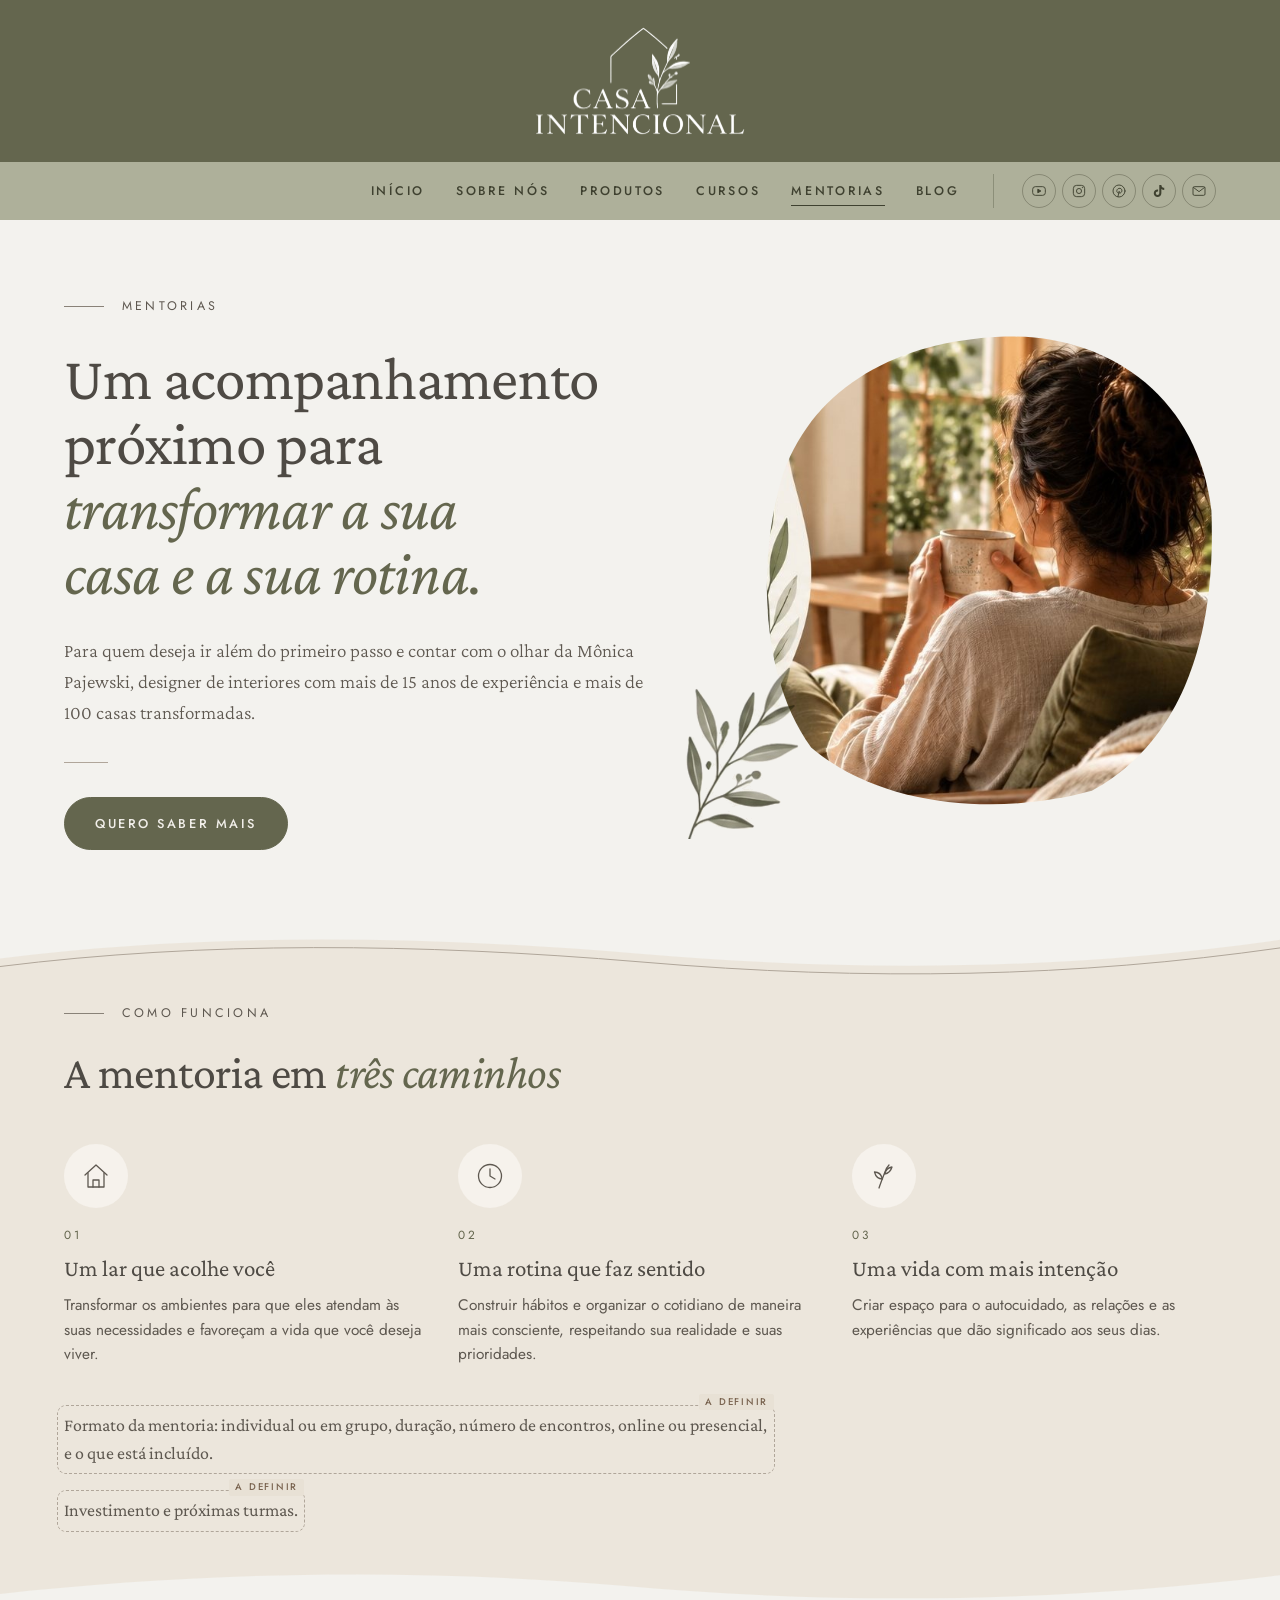
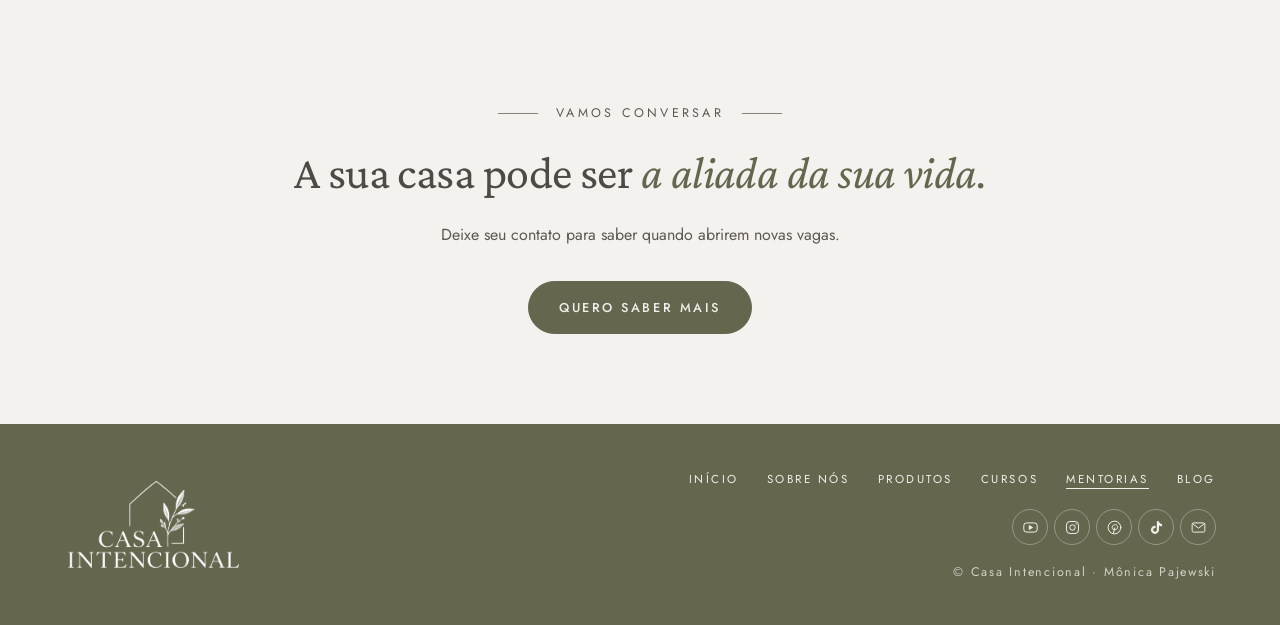
<file: mentorias.html>
<!doctype html>
<html lang="pt-BR">
<head>
<meta charset="utf-8">
<meta name="viewport" content="width=device-width, initial-scale=1, viewport-fit=cover">
<title>Mentorias · Casa Intencional</title>
<meta name="description" content="Mentoria com a Mônica Pajewski para transformar a sua casa e a sua rotina com acompanhamento próximo.">
<link rel="preconnect" href="https://fonts.googleapis.com">
<link rel="preconnect" href="https://fonts.gstatic.com" crossorigin>
<!-- PROVISÓRIO: as fontes originais da identidade não foram enviadas. -->
<link rel="stylesheet" href="https://fonts.googleapis.com/css2?family=Crimson+Pro:ital,wght@0,300;0,400;0,500;1,400&family=Jost:wght@300;400;500&display=swap">
<link rel="stylesheet" href="assets/site.css">
<style>
* { box-sizing: border-box; }
body { margin: 0; background: var(--fundo); color: var(--texto); font-family: var(--f-texto); -webkit-font-smoothing: antialiased; }
body::before { content: ""; position: fixed; inset: 0 0 auto; height: env(safe-area-inset-top, 0px); z-index: 30; background: var(--verde-oliva); }
img { display: block; max-width: 100%; height: auto; }
.topo { background: var(--verde-oliva); }
.topo-inner { max-width: 1360px; margin: 0 auto; display: flex; padding-left: max(24px, 5vw, env(safe-area-inset-left, 0px)); padding-right: max(24px, 5vw, env(safe-area-inset-right, 0px)); padding-block: clamp(16px, 1.8vw, 24px); }
.logo-topo { width: clamp(170px, 17vw, 250px); margin-left: -6px; height: auto; }
</style>
</head>
<body>
<header class="topo">
  <div class="topo-inner">
    <a href="index.html" aria-label="Casa Intencional, página inicial"><img class="logo-topo" src="assets/logoclara.png" alt="Casa Intencional" width="870" height="465" decoding="async"></a>
  </div>
  <div class="barra-menu">
    <div class="barra-inner">
    <nav class="menu" aria-label="Menu principal"><button class="menu-btn" type="button" aria-expanded="false" aria-controls="menu-lista"><span class="barras" aria-hidden="true"></span><span class="rotulo">Menu</span></button><ul id="menu-lista"><li><a href="index.html">Início</a></li><li><a href="sobre-nos.html">Sobre Nós</a></li><li><a href="produtos.html">Produtos</a></li><li><a href="cursos.html">Cursos</a></li><li><a href="mentorias.html" aria-current="page">Mentorias</a></li><li><a href="blog.html">Blog</a></li></ul></nav>
    <!-- Links das redes sociais: trocar href="#" pelo endereço de cada perfil -->
    <ul class="redes"><li><a href="https://www.youtube.com/@casaintencional" data-rede="youtube" target="_blank" rel="noopener" aria-label="YouTube da Casa Intencional" title="YouTube"><svg viewBox="0 0 24 24" fill="none" stroke="currentColor" stroke-width="1.4" stroke-linejoin="round"><rect x="2.5" y="5.5" width="19" height="13" rx="4"/><path d="M10.2 9.3 V14.7 L14.8 12 Z" fill="currentColor"/></svg></a></li><li><a href="https://www.instagram.com/casaintencionaloficial" data-rede="instagram" target="_blank" rel="noopener" aria-label="Instagram da Casa Intencional" title="Instagram"><svg viewBox="0 0 24 24" fill="none" stroke="currentColor" stroke-width="1.4"><rect x="3.5" y="3.5" width="17" height="17" rx="5"/><circle cx="12" cy="12" r="3.8"/><circle cx="17.1" cy="6.9" r=".9" fill="currentColor" stroke="none"/></svg></a></li><li><a href="https://br.pinterest.com/casaintencional1/" data-rede="pinterest" target="_blank" rel="noopener" aria-label="Pinterest da Casa Intencional" title="Pinterest"><svg viewBox="0 0 24 24" fill="none" stroke="currentColor" stroke-width="1.4" stroke-linecap="round" stroke-linejoin="round"><circle cx="12" cy="12" r="9"/><path d="M12.3 12.6 L10.4 20.4"/><path d="M10.9 15 C 9.2 14.5, 8.5 13.1, 8.7 11.6 C 9 9.2, 11.2 7.7, 13.5 8 C 15.6 8.3, 16.7 10.1, 16.3 12.1 C 15.9 14, 14.5 15.2, 12.9 15 C 12.2 14.9, 11.8 14.4, 12 13.6"/></svg></a></li><li><a href="https://www.tiktok.com/@casaintencional" data-rede="tiktok" target="_blank" rel="noopener" aria-label="TikTok da Casa Intencional" title="TikTok"><svg viewBox="0 0 24 24" fill="currentColor"><path d="M16.6 5.82A4.28 4.28 0 0 1 15.54 3h-3.09v12.4a2.59 2.59 0 0 1-2.59 2.5c-1.42 0-2.6-1.16-2.6-2.6 0-1.72 1.66-3.01 3.37-2.48V9.66c-3.45-.46-6.47 2.22-6.47 5.64 0 3.33 2.76 5.7 5.69 5.7 3.14 0 5.69-2.55 5.69-5.7V9.01a7.35 7.35 0 0 0 4.3 1.38V7.3s-1.88.09-3.24-1.48z"/></svg></a></li><li><a href="mailto:contato@casaintencionaloficial.com" data-rede="email" aria-label="E-mail: contato@casaintencionaloficial.com" title="contato@casaintencionaloficial.com"><svg viewBox="0 0 24 24" fill="none" stroke="currentColor" stroke-width="1.4" stroke-linejoin="round"><rect x="3" y="5.5" width="18" height="13" rx="2"/><path d="M3.5 6.5 L12 13 L20.5 6.5"/></svg></a></li></ul>
    </div>
  </div>
</header>
<main class="pagina">

  <section class="pag-hero" aria-labelledby="t">
    <div class="pag-wrap">
      <div>
        <p class="pag-olho">Mentorias</p>
        <h1 id="t">Um acompanhamento próximo para <em>transformar a sua casa e a sua rotina.</em></h1>
        <p class="pag-lead">Para quem deseja ir além do primeiro passo e contar com o olhar da Mônica Pajewski, designer de interiores com mais de 15 anos de experiência e mais de 100 casas transformadas.</p>
        <span class="traco" aria-hidden="true"></span>
        <!-- Destino a configurar: formulário de aplicação ou lista de espera -->
        <a class="btn" href="#" data-destino="mentoria">Quero saber mais</a>
      </div>
      <div class="pag-visual">
        <img class="foto-blob" src="assets/d4main.jpg" alt="Mulher de costas, sentada no sofá com almofadas verdes, segurando uma xícara e olhando pela janela" width="776" height="632" fetchpriority="high" style="object-position: 62% 40%">
        <img class="ramo" src="assets/ramo.png" alt="" width="280" height="326" aria-hidden="true">
      </div>
    </div>
  </section>

  <section class="pag-sec areia" aria-labelledby="t-como">
    <svg class="onda onda-topo" viewBox="0 0 1440 110" preserveAspectRatio="none" aria-hidden="true" focusable="false"><path d="M0 0 H1440 V46 C 1210 96, 980 104, 720 70 C 470 38, 230 34, 0 78 Z" fill="#F3F2EE"/><path d="M0 92 C 230 48, 470 52, 720 84 C 980 118, 1210 110, 1440 60" fill="none" stroke="#B0A69A" stroke-width="1" vector-effect="non-scaling-stroke"/></svg>
    <div class="pag-wrap">
      <p class="pag-olho">Como funciona</p>
      <h2 id="t-como">A mentoria em <em>três caminhos</em></h2>
      <ul class="cartoes">
        <li class="cartao"><span class="ic" aria-hidden="true"><svg viewBox="0 0 32 32" fill="none" stroke="#5E5850" stroke-width="1.3" stroke-linecap="round" stroke-linejoin="round"><path d="M5 15 L16 5 L27 15"/><path d="M8 13 V27 H24 V13"/><path d="M13 27 V20 H19 V27"/></svg></span><p class="etiqueta">01</p><h3>Um lar que acolhe você</h3><p>Transformar os ambientes para que eles atendam às suas necessidades e favoreçam a vida que você deseja viver.</p></li>
        <li class="cartao"><span class="ic" aria-hidden="true"><svg viewBox="0 0 32 32" fill="none" stroke="#5E5850" stroke-width="1.3" stroke-linecap="round" stroke-linejoin="round"><circle cx="16" cy="16" r="11.5"/><path d="M16 9 V16 L21 19"/></svg></span><p class="etiqueta">02</p><h3>Uma rotina que faz sentido</h3><p>Construir hábitos e organizar o cotidiano de maneira mais consciente, respeitando sua realidade e suas prioridades.</p></li>
        <li class="cartao"><span class="ic" aria-hidden="true"><svg viewBox="0 0 32 32" fill="none" stroke="#5E5850" stroke-width="1.3" stroke-linecap="round" stroke-linejoin="round"><path d="M11 28 C 13 22, 15 17, 17 12 C 18 9, 19 7, 21 5"/><path d="M14.5 19 C 10.5 19, 7.5 16, 6.5 12 C 10.5 12, 13.5 15, 14.5 19 Z"/><path d="M16.5 14 C 20 13.5, 23 10.5, 24 7 C 20.5 7.5, 17.5 10.5, 16.5 14 Z"/></svg></span><p class="etiqueta">03</p><h3>Uma vida com mais intenção</h3><p>Criar espaço para o autocuidado, as relações e as experiências que dão significado aos seus dias.</p></li>
      </ul>
      <div class="texto-corrido">
        <p><span class="a-definir">Formato da mentoria: individual ou em grupo, duração, número de encontros, online ou presencial, e o que está incluído.</span></p>
        <p><span class="a-definir">Investimento e próximas turmas.</span></p>
      </div>
    </div>
    <svg class="onda onda-base" viewBox="0 0 1440 110" preserveAspectRatio="none" aria-hidden="true" focusable="false"><path d="M0 110 H1440 V40 C 1190 86, 950 92, 700 58 C 450 26, 220 36, 0 72 Z" fill="#F3F2EE"/></svg>
  </section>

  <section class="pag-sec chamada" aria-labelledby="t-cta">
    <div class="pag-wrap">
      <p class="pag-olho">Vamos conversar</p>
      <h2 id="t-cta">A sua casa pode ser <em>a aliada da sua vida.</em></h2>
      <p class="intro">Deixe seu contato para saber quando abrirem novas vagas.</p>
      <a class="btn" href="#" data-destino="mentoria">Quero saber mais</a>
    </div>
  </section>
</main>
<footer class="rodape">
  <div class="rodape-inner">
    <a href="index.html" aria-label="Casa Intencional, página inicial"><img src="assets/logoclara.png" alt="Casa Intencional" width="870" height="465" loading="lazy" decoding="async"></a>
    <div class="rodape-col">
    <nav class="menu" aria-label="Menu do rodapé"><ul><li><a href="index.html">Início</a></li><li><a href="sobre-nos.html">Sobre Nós</a></li><li><a href="produtos.html">Produtos</a></li><li><a href="cursos.html">Cursos</a></li><li><a href="mentorias.html" aria-current="page">Mentorias</a></li><li><a href="blog.html">Blog</a></li></ul></nav>
    <!-- Links das redes sociais: trocar href="#" pelo endereço de cada perfil -->
    <ul class="redes"><li><a href="https://www.youtube.com/@casaintencional" data-rede="youtube" target="_blank" rel="noopener" aria-label="YouTube da Casa Intencional" title="YouTube"><svg viewBox="0 0 24 24" fill="none" stroke="currentColor" stroke-width="1.4" stroke-linejoin="round"><rect x="2.5" y="5.5" width="19" height="13" rx="4"/><path d="M10.2 9.3 V14.7 L14.8 12 Z" fill="currentColor"/></svg></a></li><li><a href="https://www.instagram.com/casaintencionaloficial" data-rede="instagram" target="_blank" rel="noopener" aria-label="Instagram da Casa Intencional" title="Instagram"><svg viewBox="0 0 24 24" fill="none" stroke="currentColor" stroke-width="1.4"><rect x="3.5" y="3.5" width="17" height="17" rx="5"/><circle cx="12" cy="12" r="3.8"/><circle cx="17.1" cy="6.9" r=".9" fill="currentColor" stroke="none"/></svg></a></li><li><a href="https://br.pinterest.com/casaintencional1/" data-rede="pinterest" target="_blank" rel="noopener" aria-label="Pinterest da Casa Intencional" title="Pinterest"><svg viewBox="0 0 24 24" fill="none" stroke="currentColor" stroke-width="1.4" stroke-linecap="round" stroke-linejoin="round"><circle cx="12" cy="12" r="9"/><path d="M12.3 12.6 L10.4 20.4"/><path d="M10.9 15 C 9.2 14.5, 8.5 13.1, 8.7 11.6 C 9 9.2, 11.2 7.7, 13.5 8 C 15.6 8.3, 16.7 10.1, 16.3 12.1 C 15.9 14, 14.5 15.2, 12.9 15 C 12.2 14.9, 11.8 14.4, 12 13.6"/></svg></a></li><li><a href="https://www.tiktok.com/@casaintencional" data-rede="tiktok" target="_blank" rel="noopener" aria-label="TikTok da Casa Intencional" title="TikTok"><svg viewBox="0 0 24 24" fill="currentColor"><path d="M16.6 5.82A4.28 4.28 0 0 1 15.54 3h-3.09v12.4a2.59 2.59 0 0 1-2.59 2.5c-1.42 0-2.6-1.16-2.6-2.6 0-1.72 1.66-3.01 3.37-2.48V9.66c-3.45-.46-6.47 2.22-6.47 5.64 0 3.33 2.76 5.7 5.69 5.7 3.14 0 5.69-2.55 5.69-5.7V9.01a7.35 7.35 0 0 0 4.3 1.38V7.3s-1.88.09-3.24-1.48z"/></svg></a></li><li><a href="mailto:contato@casaintencionaloficial.com" data-rede="email" aria-label="E-mail: contato@casaintencionaloficial.com" title="contato@casaintencionaloficial.com"><svg viewBox="0 0 24 24" fill="none" stroke="currentColor" stroke-width="1.4" stroke-linejoin="round"><rect x="3" y="5.5" width="18" height="13" rx="2"/><path d="M3.5 6.5 L12 13 L20.5 6.5"/></svg></a></li></ul>
    <p>© Casa Intencional · Mônica Pajewski</p>
    </div>
  </div>
</footer>
<script>
(function () {
  var t = document.querySelector('.topo-inner'); if (!t) return;
  function f() { document.documentElement.style.setProperty('--faixa', t.offsetHeight + 'px'); }
  f(); window.addEventListener('resize', f); window.addEventListener('load', f);
})();
(function () {
  var b = document.querySelector('.menu-btn'); if (!b) return;
  var m = b.closest('.menu');
  b.addEventListener('click', function () { var a = m.classList.toggle('aberto'); b.setAttribute('aria-expanded', a ? 'true' : 'false'); });
  document.addEventListener('keydown', function (e) { if (e.key === 'Escape' && m.classList.contains('aberto')) { m.classList.remove('aberto'); b.setAttribute('aria-expanded', 'false'); b.focus(); } });
})();
</script>
<script src="assets/black-friday.js" defer></script>
</body>
</html>
</file>
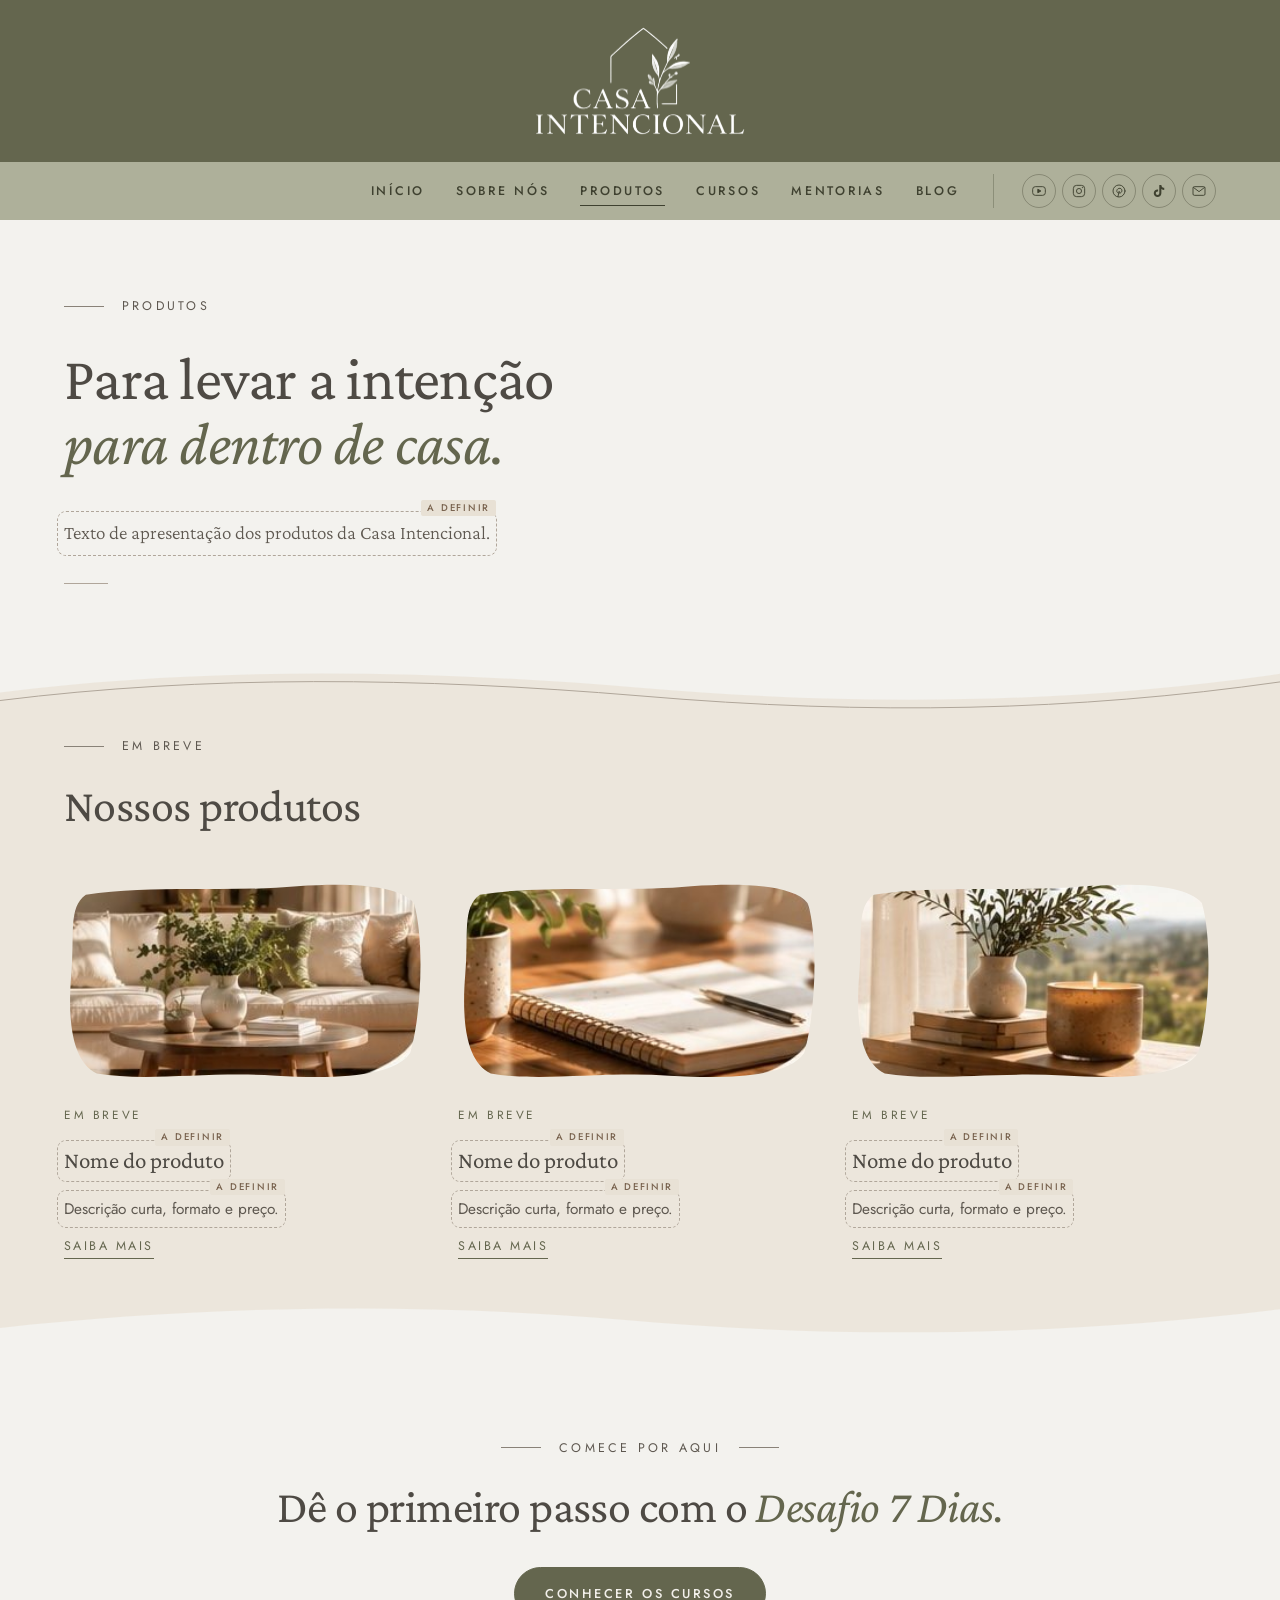
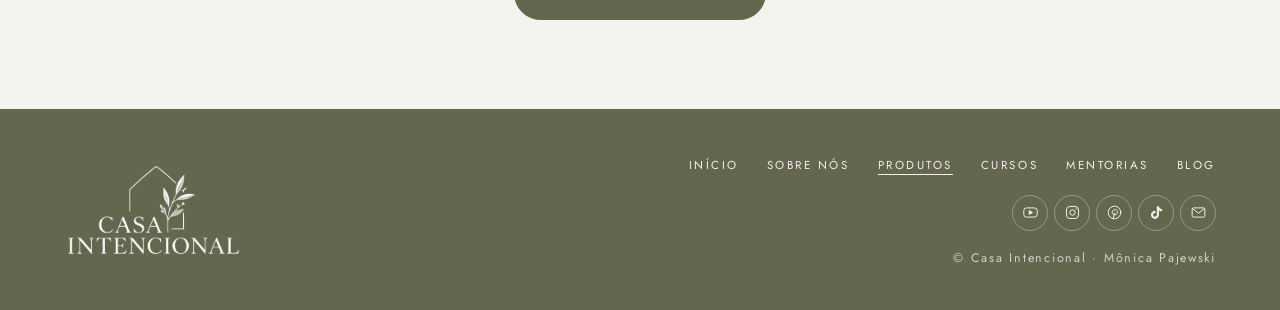
<file: produtos.html>
<!doctype html>
<html lang="pt-BR">
<head>
<meta charset="utf-8">
<meta name="viewport" content="width=device-width, initial-scale=1, viewport-fit=cover">
<title>Produtos · Casa Intencional</title>
<meta name="description" content="Produtos da Casa Intencional para viver com mais intenção na casa que você já tem.">
<link rel="preconnect" href="https://fonts.googleapis.com">
<link rel="preconnect" href="https://fonts.gstatic.com" crossorigin>
<!-- PROVISÓRIO: as fontes originais da identidade não foram enviadas. -->
<link rel="stylesheet" href="https://fonts.googleapis.com/css2?family=Crimson+Pro:ital,wght@0,300;0,400;0,500;1,400&family=Jost:wght@300;400;500&display=swap">
<link rel="stylesheet" href="assets/site.css">
<style>
* { box-sizing: border-box; }
body { margin: 0; background: var(--fundo); color: var(--texto); font-family: var(--f-texto); -webkit-font-smoothing: antialiased; }
body::before { content: ""; position: fixed; inset: 0 0 auto; height: env(safe-area-inset-top, 0px); z-index: 30; background: var(--verde-oliva); }
img { display: block; max-width: 100%; height: auto; }
.topo { background: var(--verde-oliva); }
.topo-inner { max-width: 1360px; margin: 0 auto; display: flex; padding-left: max(24px, 5vw, env(safe-area-inset-left, 0px)); padding-right: max(24px, 5vw, env(safe-area-inset-right, 0px)); padding-block: clamp(16px, 1.8vw, 24px); }
.logo-topo { width: clamp(170px, 17vw, 250px); margin-left: -6px; height: auto; }
</style>
</head>
<body>
<header class="topo">
  <div class="topo-inner">
    <a href="index.html" aria-label="Casa Intencional, página inicial"><img class="logo-topo" src="assets/logoclara.png" alt="Casa Intencional" width="870" height="465" decoding="async"></a>
  </div>
  <div class="barra-menu">
    <div class="barra-inner">
    <nav class="menu" aria-label="Menu principal"><button class="menu-btn" type="button" aria-expanded="false" aria-controls="menu-lista"><span class="barras" aria-hidden="true"></span><span class="rotulo">Menu</span></button><ul id="menu-lista"><li><a href="index.html">Início</a></li><li><a href="sobre-nos.html">Sobre Nós</a></li><li><a href="produtos.html" aria-current="page">Produtos</a></li><li><a href="cursos.html">Cursos</a></li><li><a href="mentorias.html">Mentorias</a></li><li><a href="blog.html">Blog</a></li></ul></nav>
    <!-- Links das redes sociais: trocar href="#" pelo endereço de cada perfil -->
    <ul class="redes"><li><a href="https://www.youtube.com/@casaintencional" data-rede="youtube" target="_blank" rel="noopener" aria-label="YouTube da Casa Intencional" title="YouTube"><svg viewBox="0 0 24 24" fill="none" stroke="currentColor" stroke-width="1.4" stroke-linejoin="round"><rect x="2.5" y="5.5" width="19" height="13" rx="4"/><path d="M10.2 9.3 V14.7 L14.8 12 Z" fill="currentColor"/></svg></a></li><li><a href="https://www.instagram.com/casaintencionaloficial" data-rede="instagram" target="_blank" rel="noopener" aria-label="Instagram da Casa Intencional" title="Instagram"><svg viewBox="0 0 24 24" fill="none" stroke="currentColor" stroke-width="1.4"><rect x="3.5" y="3.5" width="17" height="17" rx="5"/><circle cx="12" cy="12" r="3.8"/><circle cx="17.1" cy="6.9" r=".9" fill="currentColor" stroke="none"/></svg></a></li><li><a href="https://br.pinterest.com/casaintencional1/" data-rede="pinterest" target="_blank" rel="noopener" aria-label="Pinterest da Casa Intencional" title="Pinterest"><svg viewBox="0 0 24 24" fill="none" stroke="currentColor" stroke-width="1.4" stroke-linecap="round" stroke-linejoin="round"><circle cx="12" cy="12" r="9"/><path d="M12.3 12.6 L10.4 20.4"/><path d="M10.9 15 C 9.2 14.5, 8.5 13.1, 8.7 11.6 C 9 9.2, 11.2 7.7, 13.5 8 C 15.6 8.3, 16.7 10.1, 16.3 12.1 C 15.9 14, 14.5 15.2, 12.9 15 C 12.2 14.9, 11.8 14.4, 12 13.6"/></svg></a></li><li><a href="https://www.tiktok.com/@casaintencional" data-rede="tiktok" target="_blank" rel="noopener" aria-label="TikTok da Casa Intencional" title="TikTok"><svg viewBox="0 0 24 24" fill="currentColor"><path d="M16.6 5.82A4.28 4.28 0 0 1 15.54 3h-3.09v12.4a2.59 2.59 0 0 1-2.59 2.5c-1.42 0-2.6-1.16-2.6-2.6 0-1.72 1.66-3.01 3.37-2.48V9.66c-3.45-.46-6.47 2.22-6.47 5.64 0 3.33 2.76 5.7 5.69 5.7 3.14 0 5.69-2.55 5.69-5.7V9.01a7.35 7.35 0 0 0 4.3 1.38V7.3s-1.88.09-3.24-1.48z"/></svg></a></li><li><a href="mailto:contato@casaintencionaloficial.com" data-rede="email" aria-label="E-mail: contato@casaintencionaloficial.com" title="contato@casaintencionaloficial.com"><svg viewBox="0 0 24 24" fill="none" stroke="currentColor" stroke-width="1.4" stroke-linejoin="round"><rect x="3" y="5.5" width="18" height="13" rx="2"/><path d="M3.5 6.5 L12 13 L20.5 6.5"/></svg></a></li></ul>
    </div>
  </div>
</header>
<main class="pagina">

  <section class="pag-hero so-texto" aria-labelledby="t">
    <div class="pag-wrap">
      <p class="pag-olho">Produtos</p>
      <h1 id="t">Para levar a intenção <em>para dentro de casa.</em></h1>
      <p class="pag-lead"><span class="a-definir">Texto de apresentação dos produtos da Casa Intencional.</span></p>
      <span class="traco" aria-hidden="true"></span>
    </div>
  </section>

  <section class="pag-sec areia" aria-labelledby="t-produtos">
    <svg class="onda onda-topo" viewBox="0 0 1440 110" preserveAspectRatio="none" aria-hidden="true" focusable="false"><path d="M0 0 H1440 V46 C 1210 96, 980 104, 720 70 C 470 38, 230 34, 0 78 Z" fill="#F3F2EE"/><path d="M0 92 C 230 48, 470 52, 720 84 C 980 118, 1210 110, 1440 60" fill="none" stroke="#B0A69A" stroke-width="1" vector-effect="non-scaling-stroke"/></svg>
    <div class="pag-wrap">
      <p class="pag-olho">Em breve</p>
      <h2 id="t-produtos">Nossos produtos</h2>
      <ul class="cartoes">
        <li class="cartao"><img class="cartao-foto" src="assets/d4c1-card.jpg" alt="Sala acolhedora com sofá claro, almofadas e mesa de centro de madeira" width="314" height="202" loading="lazy" decoding="async"><p class="etiqueta">Em breve</p><h3><span class="a-definir">Nome do produto</span></h3><p><span class="a-definir">Descrição curta, formato e preço.</span></p><a class="link" href="#">Saiba mais</a></li>
        <li class="cartao"><img class="cartao-foto" src="assets/d4c2-card.jpg" alt="Mesa de madeira com caderno aberto, caneta e xícara" width="314" height="202" loading="lazy" decoding="async"><p class="etiqueta">Em breve</p><h3><span class="a-definir">Nome do produto</span></h3><p><span class="a-definir">Descrição curta, formato e preço.</span></p><a class="link" href="#">Saiba mais</a></li>
        <li class="cartao"><img class="cartao-foto" src="assets/d4c3-card.jpg" alt="Canto tranquilo junto à janela com livros e vela acesa" width="314" height="202" loading="lazy" decoding="async"><p class="etiqueta">Em breve</p><h3><span class="a-definir">Nome do produto</span></h3><p><span class="a-definir">Descrição curta, formato e preço.</span></p><a class="link" href="#">Saiba mais</a></li>
      </ul>
    </div>
    <svg class="onda onda-base" viewBox="0 0 1440 110" preserveAspectRatio="none" aria-hidden="true" focusable="false"><path d="M0 110 H1440 V40 C 1190 86, 950 92, 700 58 C 450 26, 220 36, 0 72 Z" fill="#F3F2EE"/></svg>
  </section>

  <section class="pag-sec chamada" aria-labelledby="t-cta">
    <div class="pag-wrap">
      <p class="pag-olho">Comece por aqui</p>
      <h2 id="t-cta">Dê o primeiro passo com o <em>Desafio 7 Dias.</em></h2>
      <a class="btn" href="cursos.html">Conhecer os cursos</a>
    </div>
  </section>
</main>
<footer class="rodape">
  <div class="rodape-inner">
    <a href="index.html" aria-label="Casa Intencional, página inicial"><img src="assets/logoclara.png" alt="Casa Intencional" width="870" height="465" loading="lazy" decoding="async"></a>
    <div class="rodape-col">
    <nav class="menu" aria-label="Menu do rodapé"><ul><li><a href="index.html">Início</a></li><li><a href="sobre-nos.html">Sobre Nós</a></li><li><a href="produtos.html" aria-current="page">Produtos</a></li><li><a href="cursos.html">Cursos</a></li><li><a href="mentorias.html">Mentorias</a></li><li><a href="blog.html">Blog</a></li></ul></nav>
    <!-- Links das redes sociais: trocar href="#" pelo endereço de cada perfil -->
    <ul class="redes"><li><a href="https://www.youtube.com/@casaintencional" data-rede="youtube" target="_blank" rel="noopener" aria-label="YouTube da Casa Intencional" title="YouTube"><svg viewBox="0 0 24 24" fill="none" stroke="currentColor" stroke-width="1.4" stroke-linejoin="round"><rect x="2.5" y="5.5" width="19" height="13" rx="4"/><path d="M10.2 9.3 V14.7 L14.8 12 Z" fill="currentColor"/></svg></a></li><li><a href="https://www.instagram.com/casaintencionaloficial" data-rede="instagram" target="_blank" rel="noopener" aria-label="Instagram da Casa Intencional" title="Instagram"><svg viewBox="0 0 24 24" fill="none" stroke="currentColor" stroke-width="1.4"><rect x="3.5" y="3.5" width="17" height="17" rx="5"/><circle cx="12" cy="12" r="3.8"/><circle cx="17.1" cy="6.9" r=".9" fill="currentColor" stroke="none"/></svg></a></li><li><a href="https://br.pinterest.com/casaintencional1/" data-rede="pinterest" target="_blank" rel="noopener" aria-label="Pinterest da Casa Intencional" title="Pinterest"><svg viewBox="0 0 24 24" fill="none" stroke="currentColor" stroke-width="1.4" stroke-linecap="round" stroke-linejoin="round"><circle cx="12" cy="12" r="9"/><path d="M12.3 12.6 L10.4 20.4"/><path d="M10.9 15 C 9.2 14.5, 8.5 13.1, 8.7 11.6 C 9 9.2, 11.2 7.7, 13.5 8 C 15.6 8.3, 16.7 10.1, 16.3 12.1 C 15.9 14, 14.5 15.2, 12.9 15 C 12.2 14.9, 11.8 14.4, 12 13.6"/></svg></a></li><li><a href="https://www.tiktok.com/@casaintencional" data-rede="tiktok" target="_blank" rel="noopener" aria-label="TikTok da Casa Intencional" title="TikTok"><svg viewBox="0 0 24 24" fill="currentColor"><path d="M16.6 5.82A4.28 4.28 0 0 1 15.54 3h-3.09v12.4a2.59 2.59 0 0 1-2.59 2.5c-1.42 0-2.6-1.16-2.6-2.6 0-1.72 1.66-3.01 3.37-2.48V9.66c-3.45-.46-6.47 2.22-6.47 5.64 0 3.33 2.76 5.7 5.69 5.7 3.14 0 5.69-2.55 5.69-5.7V9.01a7.35 7.35 0 0 0 4.3 1.38V7.3s-1.88.09-3.24-1.48z"/></svg></a></li><li><a href="mailto:contato@casaintencionaloficial.com" data-rede="email" aria-label="E-mail: contato@casaintencionaloficial.com" title="contato@casaintencionaloficial.com"><svg viewBox="0 0 24 24" fill="none" stroke="currentColor" stroke-width="1.4" stroke-linejoin="round"><rect x="3" y="5.5" width="18" height="13" rx="2"/><path d="M3.5 6.5 L12 13 L20.5 6.5"/></svg></a></li></ul>
    <p>© Casa Intencional · Mônica Pajewski</p>
    </div>
  </div>
</footer>
<script>
(function () {
  var t = document.querySelector('.topo-inner'); if (!t) return;
  function f() { document.documentElement.style.setProperty('--faixa', t.offsetHeight + 'px'); }
  f(); window.addEventListener('resize', f); window.addEventListener('load', f);
})();
(function () {
  var b = document.querySelector('.menu-btn'); if (!b) return;
  var m = b.closest('.menu');
  b.addEventListener('click', function () { var a = m.classList.toggle('aberto'); b.setAttribute('aria-expanded', a ? 'true' : 'false'); });
  document.addEventListener('keydown', function (e) { if (e.key === 'Escape' && m.classList.contains('aberto')) { m.classList.remove('aberto'); b.setAttribute('aria-expanded', 'false'); b.focus(); } });
})();
</script>
<script src="assets/black-friday.js" defer></script>
</body>
</html>
</file>
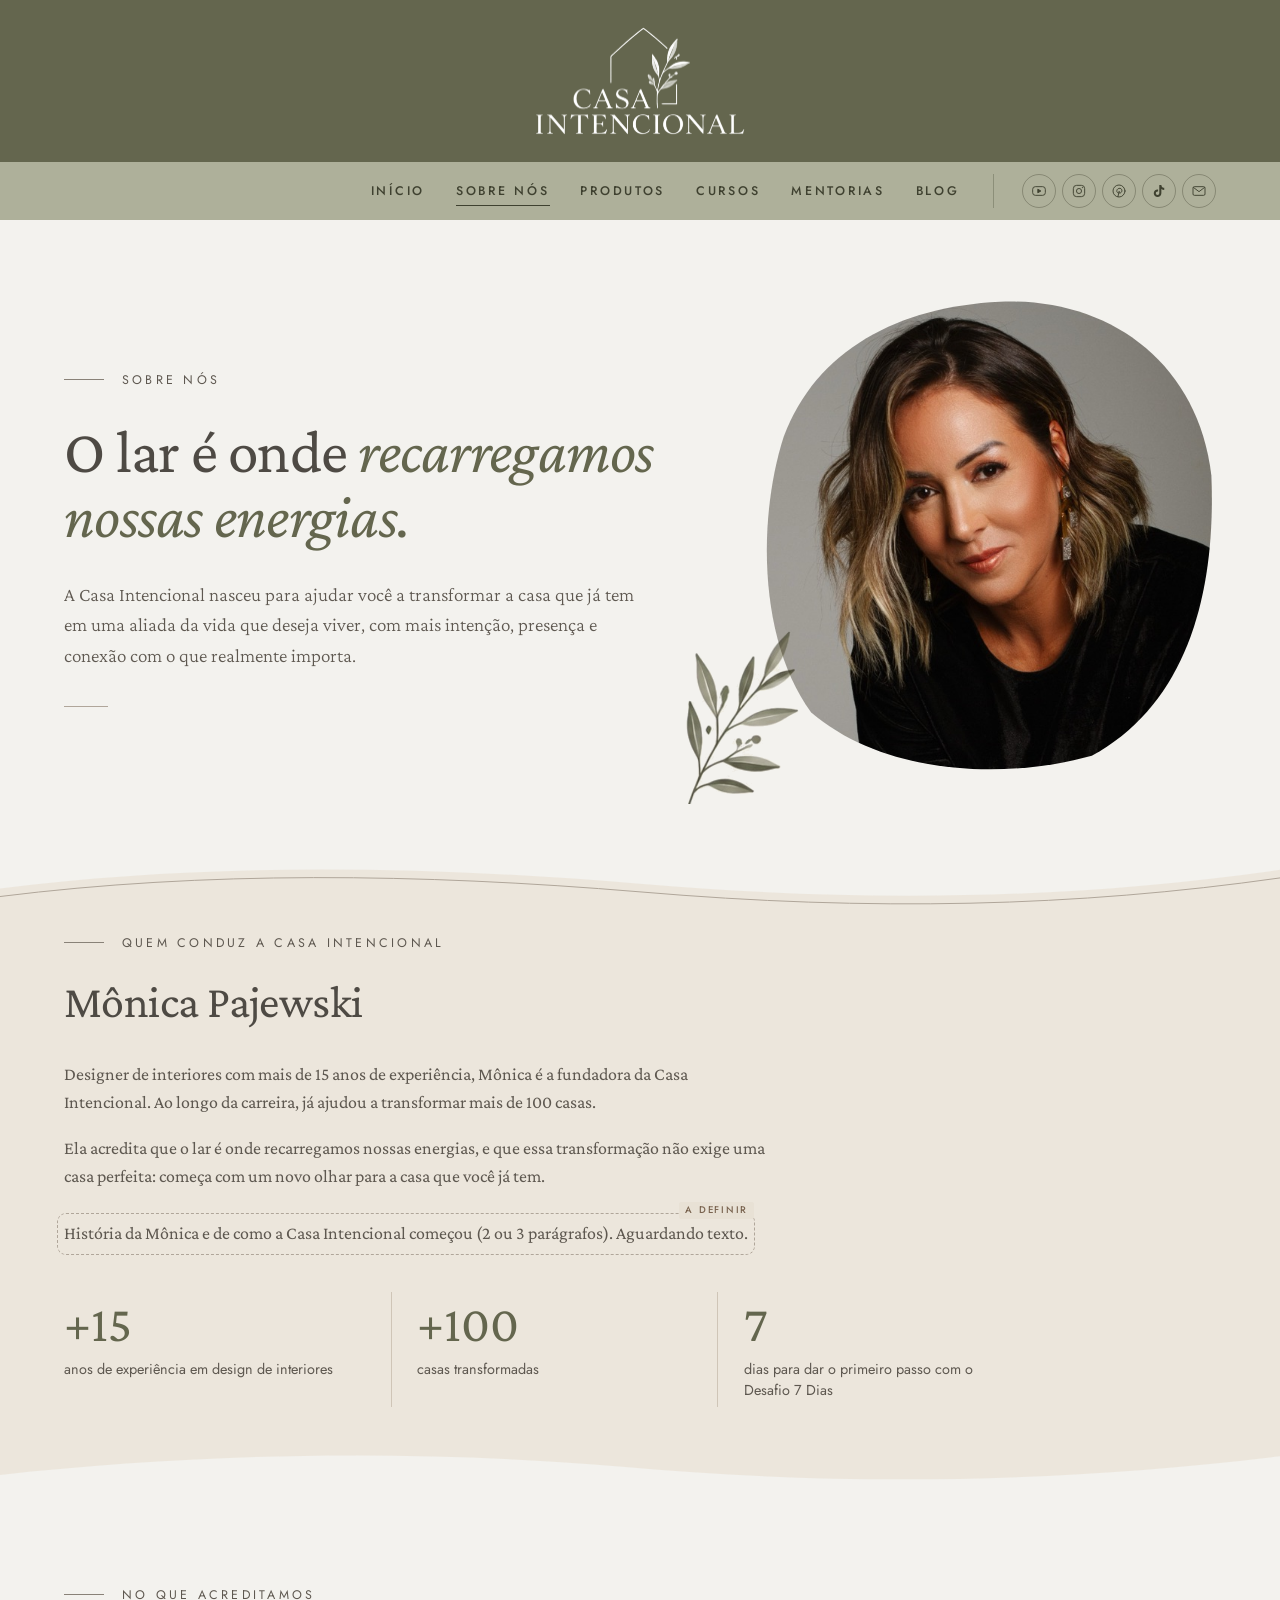
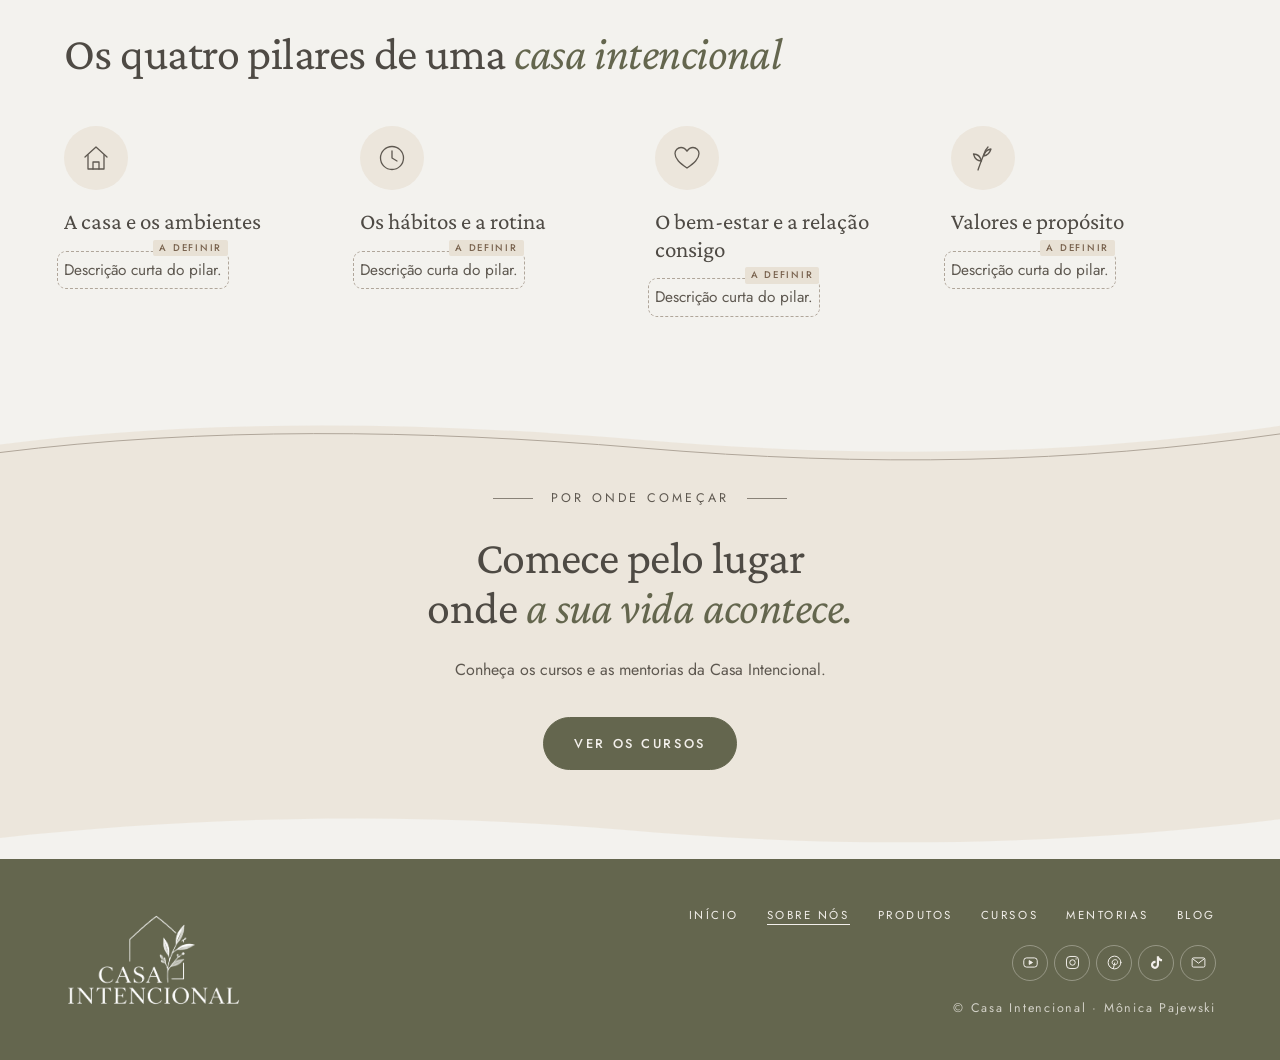
<file: sobre-nos.html>
<!doctype html>
<html lang="pt-BR">
<head>
<meta charset="utf-8">
<meta name="viewport" content="width=device-width, initial-scale=1, viewport-fit=cover">
<title>Sobre Nós · Casa Intencional</title>
<meta name="description" content="Conheça a Casa Intencional e a Mônica Pajewski, designer de interiores com mais de 15 anos de experiência.">
<link rel="preconnect" href="https://fonts.googleapis.com">
<link rel="preconnect" href="https://fonts.gstatic.com" crossorigin>
<!-- PROVISÓRIO: as fontes originais da identidade não foram enviadas. -->
<link rel="stylesheet" href="https://fonts.googleapis.com/css2?family=Crimson+Pro:ital,wght@0,300;0,400;0,500;1,400&family=Jost:wght@300;400;500&display=swap">
<link rel="stylesheet" href="assets/site.css">
<style>
* { box-sizing: border-box; }
body { margin: 0; background: var(--fundo); color: var(--texto); font-family: var(--f-texto); -webkit-font-smoothing: antialiased; }
body::before { content: ""; position: fixed; inset: 0 0 auto; height: env(safe-area-inset-top, 0px); z-index: 30; background: var(--verde-oliva); }
img { display: block; max-width: 100%; height: auto; }
.topo { background: var(--verde-oliva); }
.topo-inner { max-width: 1360px; margin: 0 auto; display: flex; padding-left: max(24px, 5vw, env(safe-area-inset-left, 0px)); padding-right: max(24px, 5vw, env(safe-area-inset-right, 0px)); padding-block: clamp(16px, 1.8vw, 24px); }
.logo-topo { width: clamp(170px, 17vw, 250px); margin-left: -6px; height: auto; }
</style>
</head>
<body>
<header class="topo">
  <div class="topo-inner">
    <a href="index.html" aria-label="Casa Intencional, página inicial"><img class="logo-topo" src="assets/logoclara.png" alt="Casa Intencional" width="870" height="465" decoding="async"></a>
  </div>
  <div class="barra-menu">
    <div class="barra-inner">
    <nav class="menu" aria-label="Menu principal"><button class="menu-btn" type="button" aria-expanded="false" aria-controls="menu-lista"><span class="barras" aria-hidden="true"></span><span class="rotulo">Menu</span></button><ul id="menu-lista"><li><a href="index.html">Início</a></li><li><a href="sobre-nos.html" aria-current="page">Sobre Nós</a></li><li><a href="produtos.html">Produtos</a></li><li><a href="cursos.html">Cursos</a></li><li><a href="mentorias.html">Mentorias</a></li><li><a href="blog.html">Blog</a></li></ul></nav>
    <!-- Links das redes sociais: trocar href="#" pelo endereço de cada perfil -->
    <ul class="redes"><li><a href="https://www.youtube.com/@casaintencional" data-rede="youtube" target="_blank" rel="noopener" aria-label="YouTube da Casa Intencional" title="YouTube"><svg viewBox="0 0 24 24" fill="none" stroke="currentColor" stroke-width="1.4" stroke-linejoin="round"><rect x="2.5" y="5.5" width="19" height="13" rx="4"/><path d="M10.2 9.3 V14.7 L14.8 12 Z" fill="currentColor"/></svg></a></li><li><a href="https://www.instagram.com/casaintencionaloficial" data-rede="instagram" target="_blank" rel="noopener" aria-label="Instagram da Casa Intencional" title="Instagram"><svg viewBox="0 0 24 24" fill="none" stroke="currentColor" stroke-width="1.4"><rect x="3.5" y="3.5" width="17" height="17" rx="5"/><circle cx="12" cy="12" r="3.8"/><circle cx="17.1" cy="6.9" r=".9" fill="currentColor" stroke="none"/></svg></a></li><li><a href="https://br.pinterest.com/casaintencional1/" data-rede="pinterest" target="_blank" rel="noopener" aria-label="Pinterest da Casa Intencional" title="Pinterest"><svg viewBox="0 0 24 24" fill="none" stroke="currentColor" stroke-width="1.4" stroke-linecap="round" stroke-linejoin="round"><circle cx="12" cy="12" r="9"/><path d="M12.3 12.6 L10.4 20.4"/><path d="M10.9 15 C 9.2 14.5, 8.5 13.1, 8.7 11.6 C 9 9.2, 11.2 7.7, 13.5 8 C 15.6 8.3, 16.7 10.1, 16.3 12.1 C 15.9 14, 14.5 15.2, 12.9 15 C 12.2 14.9, 11.8 14.4, 12 13.6"/></svg></a></li><li><a href="https://www.tiktok.com/@casaintencional" data-rede="tiktok" target="_blank" rel="noopener" aria-label="TikTok da Casa Intencional" title="TikTok"><svg viewBox="0 0 24 24" fill="currentColor"><path d="M16.6 5.82A4.28 4.28 0 0 1 15.54 3h-3.09v12.4a2.59 2.59 0 0 1-2.59 2.5c-1.42 0-2.6-1.16-2.6-2.6 0-1.72 1.66-3.01 3.37-2.48V9.66c-3.45-.46-6.47 2.22-6.47 5.64 0 3.33 2.76 5.7 5.69 5.7 3.14 0 5.69-2.55 5.69-5.7V9.01a7.35 7.35 0 0 0 4.3 1.38V7.3s-1.88.09-3.24-1.48z"/></svg></a></li><li><a href="mailto:contato@casaintencionaloficial.com" data-rede="email" aria-label="E-mail: contato@casaintencionaloficial.com" title="contato@casaintencionaloficial.com"><svg viewBox="0 0 24 24" fill="none" stroke="currentColor" stroke-width="1.4" stroke-linejoin="round"><rect x="3" y="5.5" width="18" height="13" rx="2"/><path d="M3.5 6.5 L12 13 L20.5 6.5"/></svg></a></li></ul>
    </div>
  </div>
</header>
<main class="pagina">

  <section class="pag-hero" aria-labelledby="t">
    <div class="pag-wrap">
      <div>
        <p class="pag-olho">Sobre nós</p>
        <h1 id="t">O lar é onde <em>recarregamos nossas energias.</em></h1>
        <p class="pag-lead">A Casa Intencional nasceu para ajudar você a transformar a casa que já tem em uma aliada da vida que deseja viver, com mais intenção, presença e conexão com o que realmente importa.</p>
        <span class="traco" aria-hidden="true"></span>
      </div>
      <div class="pag-visual">
        <img class="foto-blob" src="assets/monica.jpg" alt="Retrato de Mônica Pajewski" width="640" height="641" fetchpriority="high">
        <img class="ramo" src="assets/ramo.png" alt="" width="280" height="326" aria-hidden="true">
      </div>
    </div>
  </section>

  <section class="pag-sec areia" aria-labelledby="t-monica">
    <svg class="onda onda-topo" viewBox="0 0 1440 110" preserveAspectRatio="none" aria-hidden="true" focusable="false"><path d="M0 0 H1440 V46 C 1210 96, 980 104, 720 70 C 470 38, 230 34, 0 78 Z" fill="#F3F2EE"/><path d="M0 92 C 230 48, 470 52, 720 84 C 980 118, 1210 110, 1440 60" fill="none" stroke="#B0A69A" stroke-width="1" vector-effect="non-scaling-stroke"/></svg>
    <div class="pag-wrap">
      <p class="pag-olho">Quem conduz a Casa Intencional</p>
      <h2 id="t-monica">Mônica Pajewski</h2>
      <div class="texto-corrido">
        <p>Designer de interiores com mais de 15 anos de experiência, Mônica é a fundadora da Casa Intencional. Ao longo da carreira, já ajudou a transformar mais de 100 casas.</p>
        <p>Ela acredita que o lar é onde recarregamos nossas energias, e que essa transformação não exige uma casa perfeita: começa com um novo olhar para a casa que você já tem.</p>
        <p><span class="a-definir">História da Mônica e de como a Casa Intencional começou (2 ou 3 parágrafos). Aguardando texto.</span></p>
      </div>
      <ul class="numeros">
        <li><strong>+15</strong><span>anos de experiência em design de interiores</span></li>
        <li><strong>+100</strong><span>casas transformadas</span></li>
        <li><strong>7</strong><span>dias para dar o primeiro passo com o Desafio 7 Dias</span></li>
      </ul>
    </div>
    <svg class="onda onda-base" viewBox="0 0 1440 110" preserveAspectRatio="none" aria-hidden="true" focusable="false"><path d="M0 110 H1440 V40 C 1190 86, 950 92, 700 58 C 450 26, 220 36, 0 72 Z" fill="#F3F2EE"/></svg>
  </section>

  <section class="pag-sec" aria-labelledby="t-pilares">
    <div class="pag-wrap">
      <p class="pag-olho">No que acreditamos</p>
      <h2 id="t-pilares">Os quatro pilares de uma <em>casa intencional</em></h2>
      <ul class="cartoes" style="--colunas: 4">
        <li class="cartao"><span class="ic" aria-hidden="true"><svg viewBox="0 0 32 32" fill="none" stroke="#5E5850" stroke-width="1.3" stroke-linecap="round" stroke-linejoin="round"><path d="M5 15 L16 5 L27 15"/><path d="M8 13 V27 H24 V13"/><path d="M13 27 V20 H19 V27"/></svg></span><h3>A casa e os ambientes</h3><p><span class="a-definir">Descrição curta do pilar.</span></p></li>
        <li class="cartao"><span class="ic" aria-hidden="true"><svg viewBox="0 0 32 32" fill="none" stroke="#5E5850" stroke-width="1.3" stroke-linecap="round" stroke-linejoin="round"><circle cx="16" cy="16" r="11.5"/><path d="M16 9 V16 L21 19"/></svg></span><h3>Os hábitos e a rotina</h3><p><span class="a-definir">Descrição curta do pilar.</span></p></li>
        <li class="cartao"><span class="ic" aria-hidden="true"><svg viewBox="0 0 32 32" fill="none" stroke="#5E5850" stroke-width="1.3" stroke-linecap="round" stroke-linejoin="round"><path d="M16 26 C 9 21, 4 17, 4 11.5 C 4 8, 6.8 5.5, 10 5.5 C 12.6 5.5, 14.6 7, 16 9.2 C 17.4 7, 19.4 5.5, 22 5.5 C 25.2 5.5, 28 8, 28 11.5 C 28 17, 23 21, 16 26 Z"/></svg></span><h3>O bem-estar e a relação consigo</h3><p><span class="a-definir">Descrição curta do pilar.</span></p></li>
        <li class="cartao"><span class="ic" aria-hidden="true"><svg viewBox="0 0 32 32" fill="none" stroke="#5E5850" stroke-width="1.3" stroke-linecap="round" stroke-linejoin="round"><path d="M11 28 C 13 22, 15 17, 17 12 C 18 9, 19 7, 21 5"/><path d="M14.5 19 C 10.5 19, 7.5 16, 6.5 12 C 10.5 12, 13.5 15, 14.5 19 Z"/><path d="M16.5 14 C 20 13.5, 23 10.5, 24 7 C 20.5 7.5, 17.5 10.5, 16.5 14 Z"/></svg></span><h3>Valores e propósito</h3><p><span class="a-definir">Descrição curta do pilar.</span></p></li>
      </ul>
    </div>
  </section>

  <section class="pag-sec areia chamada" aria-labelledby="t-cta">
    <svg class="onda onda-topo" viewBox="0 0 1440 110" preserveAspectRatio="none" aria-hidden="true" focusable="false"><path d="M0 0 H1440 V46 C 1210 96, 980 104, 720 70 C 470 38, 230 34, 0 78 Z" fill="#F3F2EE"/><path d="M0 92 C 230 48, 470 52, 720 84 C 980 118, 1210 110, 1440 60" fill="none" stroke="#B0A69A" stroke-width="1" vector-effect="non-scaling-stroke"/></svg>
    <div class="pag-wrap">
      <p class="pag-olho">Por onde começar</p>
      <h2 id="t-cta">Comece pelo lugar onde <em>a sua vida acontece.</em></h2>
      <p class="intro">Conheça os cursos e as mentorias da Casa Intencional.</p>
      <a class="btn" href="cursos.html">Ver os cursos</a>
    </div>
    <svg class="onda onda-base" viewBox="0 0 1440 110" preserveAspectRatio="none" aria-hidden="true" focusable="false"><path d="M0 110 H1440 V40 C 1190 86, 950 92, 700 58 C 450 26, 220 36, 0 72 Z" fill="#F3F2EE"/></svg>
  </section>
</main>
<footer class="rodape">
  <div class="rodape-inner">
    <a href="index.html" aria-label="Casa Intencional, página inicial"><img src="assets/logoclara.png" alt="Casa Intencional" width="870" height="465" loading="lazy" decoding="async"></a>
    <div class="rodape-col">
    <nav class="menu" aria-label="Menu do rodapé"><ul><li><a href="index.html">Início</a></li><li><a href="sobre-nos.html" aria-current="page">Sobre Nós</a></li><li><a href="produtos.html">Produtos</a></li><li><a href="cursos.html">Cursos</a></li><li><a href="mentorias.html">Mentorias</a></li><li><a href="blog.html">Blog</a></li></ul></nav>
    <!-- Links das redes sociais: trocar href="#" pelo endereço de cada perfil -->
    <ul class="redes"><li><a href="https://www.youtube.com/@casaintencional" data-rede="youtube" target="_blank" rel="noopener" aria-label="YouTube da Casa Intencional" title="YouTube"><svg viewBox="0 0 24 24" fill="none" stroke="currentColor" stroke-width="1.4" stroke-linejoin="round"><rect x="2.5" y="5.5" width="19" height="13" rx="4"/><path d="M10.2 9.3 V14.7 L14.8 12 Z" fill="currentColor"/></svg></a></li><li><a href="https://www.instagram.com/casaintencionaloficial" data-rede="instagram" target="_blank" rel="noopener" aria-label="Instagram da Casa Intencional" title="Instagram"><svg viewBox="0 0 24 24" fill="none" stroke="currentColor" stroke-width="1.4"><rect x="3.5" y="3.5" width="17" height="17" rx="5"/><circle cx="12" cy="12" r="3.8"/><circle cx="17.1" cy="6.9" r=".9" fill="currentColor" stroke="none"/></svg></a></li><li><a href="https://br.pinterest.com/casaintencional1/" data-rede="pinterest" target="_blank" rel="noopener" aria-label="Pinterest da Casa Intencional" title="Pinterest"><svg viewBox="0 0 24 24" fill="none" stroke="currentColor" stroke-width="1.4" stroke-linecap="round" stroke-linejoin="round"><circle cx="12" cy="12" r="9"/><path d="M12.3 12.6 L10.4 20.4"/><path d="M10.9 15 C 9.2 14.5, 8.5 13.1, 8.7 11.6 C 9 9.2, 11.2 7.7, 13.5 8 C 15.6 8.3, 16.7 10.1, 16.3 12.1 C 15.9 14, 14.5 15.2, 12.9 15 C 12.2 14.9, 11.8 14.4, 12 13.6"/></svg></a></li><li><a href="https://www.tiktok.com/@casaintencional" data-rede="tiktok" target="_blank" rel="noopener" aria-label="TikTok da Casa Intencional" title="TikTok"><svg viewBox="0 0 24 24" fill="currentColor"><path d="M16.6 5.82A4.28 4.28 0 0 1 15.54 3h-3.09v12.4a2.59 2.59 0 0 1-2.59 2.5c-1.42 0-2.6-1.16-2.6-2.6 0-1.72 1.66-3.01 3.37-2.48V9.66c-3.45-.46-6.47 2.22-6.47 5.64 0 3.33 2.76 5.7 5.69 5.7 3.14 0 5.69-2.55 5.69-5.7V9.01a7.35 7.35 0 0 0 4.3 1.38V7.3s-1.88.09-3.24-1.48z"/></svg></a></li><li><a href="mailto:contato@casaintencionaloficial.com" data-rede="email" aria-label="E-mail: contato@casaintencionaloficial.com" title="contato@casaintencionaloficial.com"><svg viewBox="0 0 24 24" fill="none" stroke="currentColor" stroke-width="1.4" stroke-linejoin="round"><rect x="3" y="5.5" width="18" height="13" rx="2"/><path d="M3.5 6.5 L12 13 L20.5 6.5"/></svg></a></li></ul>
    <p>© Casa Intencional · Mônica Pajewski</p>
    </div>
  </div>
</footer>
<script>
(function () {
  var t = document.querySelector('.topo-inner'); if (!t) return;
  function f() { document.documentElement.style.setProperty('--faixa', t.offsetHeight + 'px'); }
  f(); window.addEventListener('resize', f); window.addEventListener('load', f);
})();
(function () {
  var b = document.querySelector('.menu-btn'); if (!b) return;
  var m = b.closest('.menu');
  b.addEventListener('click', function () { var a = m.classList.toggle('aberto'); b.setAttribute('aria-expanded', a ? 'true' : 'false'); });
  document.addEventListener('keydown', function (e) { if (e.key === 'Escape' && m.classList.contains('aberto')) { m.classList.remove('aberto'); b.setAttribute('aria-expanded', 'false'); b.focus(); } });
})();
</script>
<script src="assets/black-friday.js" defer></script>
</body>
</html>
</file>
<file: assets/site.css>
/* Estilos compartilhados: menu de navegação (todas as páginas) e subpáginas (Sobre Nós, Cursos, Mentorias, Blog).
   Mesma paleta, fontes e elementos da página inicial. */
:root {
  --off-white: #F2EFEA;
  --bege: #D6CEC1;
  --taupe: #B0A69A;
  --verde-oliva: #64664E;
  --verde-suave: #AEB09A;
  --cinza-quente: #898278;
  --fundo: #F3F2EE;
  --areia: #ECE6DC;
  --texto: #5E5850;
  --titulo: #4E4A44;
  /* PROVISÓRIO até recebermos os arquivos de fonte oficiais */
  --f-titulo: "Crimson Pro", Georgia, "Times New Roman", serif;
  --f-texto: "Crimson Pro", Georgia, "Times New Roman", serif;
  --f-botao: "Jost", "Helvetica Neue", Arial, sans-serif;
  --margem: max(24px, 5vw);
}

/* ---------- Menu ---------- */
.topo { position: relative; z-index: 20; }
.topo-inner { align-items: center; justify-content: space-between !important; gap: 24px; }
.topo-inner > a { display: block; flex: none; }
.menu { display: flex; align-items: center; }
.menu ul { list-style: none; margin: 0; padding: 0; display: flex; align-items: center; gap: clamp(18px, 2.4vw, 40px); }
.menu a {
  position: relative; display: inline-block; padding: 8px 0;
  font-family: var(--f-botao); font-weight: 400; font-size: 0.78rem; letter-spacing: 0.22em; text-transform: uppercase;
  color: var(--off-white); text-decoration: none; white-space: nowrap;
}
.menu a::after { content: ""; position: absolute; left: 0; right: 0; bottom: 2px; height: 1px; background: currentColor; transform: scaleX(0); transform-origin: left; transition: transform .3s ease; }
.menu a:hover::after, .menu a[aria-current="page"]::after { transform: scaleX(1); }
.menu a:focus-visible { outline: 1px solid var(--off-white); outline-offset: 4px; }
.menu-btn {
  display: none; align-items: center; gap: 10px; padding: 10px 2px; background: none; border: 0; cursor: pointer;
  color: var(--off-white); font-family: var(--f-botao); font-size: 0.74rem; letter-spacing: 0.22em; text-transform: uppercase;
}
.menu-btn .barras { position: relative; width: 22px; height: 1px; background: currentColor; transition: background-color .2s; }
.menu-btn .barras::before, .menu-btn .barras::after { content: ""; position: absolute; left: 0; width: 22px; height: 1px; background: currentColor; transition: transform .25s ease; }
.menu-btn .barras::before { top: -7px; }
.menu-btn .barras::after { top: 7px; }
.menu-btn[aria-expanded="true"] .barras { background: transparent; }
.menu-btn[aria-expanded="true"] .barras::before { transform: translateY(7px) rotate(45deg); }
.menu-btn[aria-expanded="true"] .barras::after { transform: translateY(-7px) rotate(-45deg); }
.menu-btn:focus-visible { outline: 1px solid var(--off-white); outline-offset: 4px; }

@media (max-width: 900px) {
  .menu-btn { display: inline-flex; }
  .menu ul {
    position: absolute; left: 0; right: 0; top: 100%;
    flex-direction: column; align-items: stretch; gap: 0;
    padding: 4px var(--margem) 24px; background: var(--verde-oliva);
    border-top: 1px solid rgba(242, 239, 234, .18);
    display: none;
  }
  .menu.aberto ul { display: flex; }
  .menu li + li { border-top: 1px solid rgba(242, 239, 234, .14); }
  .menu a { display: block; padding: 16px 0; font-size: 0.82rem; }
  .menu a::after { display: none; }
  .menu a[aria-current="page"] { color: var(--verde-suave); }
}
@media (max-width: 560px) {
  .menu-btn .rotulo { display: none; }
}
@media (prefers-reduced-motion: reduce) { .menu a::after, .menu-btn .barras::before, .menu-btn .barras::after { transition: none; } }

/* ---------- Subpáginas ---------- */
.pagina { overflow: hidden; }
.pag-wrap { max-width: 1360px; margin: 0 auto; padding-inline: var(--margem); }
.pag-olho { display: flex; align-items: center; gap: 18px; margin: 0; font-family: var(--f-botao); font-size: clamp(0.78rem, 0.9vw, 0.9rem); letter-spacing: 0.26em; text-transform: uppercase; color: var(--texto); }
.pag-olho::before { content: ""; width: 40px; height: 1px; background: var(--cinza-quente); flex: none; }

.pag-hero { padding-block: clamp(48px, 6vw, 96px) clamp(48px, 5vw, 80px); }
.pag-hero .pag-wrap { display: grid; grid-template-columns: minmax(0, 11fr) minmax(0, 9fr); gap: clamp(40px, 6vw, 96px); align-items: center; }
.pag-hero.so-texto .pag-wrap { grid-template-columns: minmax(0, 1fr); gap: 0; max-width: 980px; margin-left: 0; margin-right: auto; }
.pag-hero h1 { margin: clamp(22px, 2.4vw, 34px) 0 0; font-family: var(--f-titulo); font-weight: 400; color: var(--titulo);
  font-size: clamp(2.4rem, 4.8vw, 4rem); line-height: 1.06; letter-spacing: -0.012em; max-width: 14em; text-wrap: balance; }
.pag-hero h1 em { font-style: italic; color: var(--verde-oliva); }
.pag-lead { margin: clamp(20px, 2.4vw, 30px) 0 0; max-width: 34em; font-size: clamp(1.14rem, 1.5vw, 1.3rem); line-height: 1.6; font-weight: 300; color: var(--texto); }
.pag-hero .traco { width: 44px; height: 1px; background: var(--taupe); margin-top: clamp(26px, 3vw, 34px); display: block; }
.pag-visual { position: relative; justify-self: end; width: 100%; max-width: 460px; }
.pag-visual .foto-blob { width: 100%; aspect-ratio: 1 / 1.05; object-fit: cover;
  -webkit-mask: var(--mask-blob) 0 0 / 100% 100% no-repeat; mask: var(--mask-blob) 0 0 / 100% 100% no-repeat; }
.pag-visual .ramo { position: absolute; width: clamp(110px, 12vw, 160px); left: clamp(-80px, -6vw, -48px); bottom: -24px; pointer-events: none; }
.pag-visual .casa-linha { position: absolute; inset: -6% -8% auto auto; width: 62%; height: auto; pointer-events: none; }

:root { --mask-blob: url("data:image/svg+xml,%3Csvg xmlns='http://www.w3.org/2000/svg' viewBox='0 0 100 100' preserveAspectRatio='none'%3E%3Cpath d='M53 1 C 76 0, 96 13, 99 37 C 100 61, 94 84, 73 95 C 54 100, 28 99, 12 86 C 1 72, 0 47, 6 29 C 13 11, 31 2, 53 1 Z' fill='%23000'/%3E%3C/svg%3E");
        --mask-card: url("data:image/svg+xml,%3Csvg xmlns='http://www.w3.org/2000/svg' viewBox='0 0 100 100' preserveAspectRatio='none'%3E%3Cpath d='M6 8 C 24 3, 46 7, 64 4 C 80 2, 92 4, 96 12 C 99 30, 98 66, 95 84 C 91 95, 76 97, 58 95 C 40 93, 22 98, 9 94 C 2 88, 1 68, 2 46 C 3 28, 1 14, 6 8 Z' fill='%23000'/%3E%3C/svg%3E"); }

.pag-sec { position: relative; padding-block: clamp(64px, 7vw, 112px); }
.pag-sec.areia { background: var(--areia); }
.pag-sec .onda { position: absolute; left: 0; right: 0; width: 100%; height: clamp(40px, 5vw, 80px); pointer-events: none; display: block; }
.pag-sec .onda-topo { top: -1px; }
.pag-sec .onda-base { bottom: -1px; }
.pag-sec h2 { margin: clamp(18px, 2vw, 28px) 0 0; font-family: var(--f-titulo); font-weight: 400; color: var(--titulo);
  font-size: clamp(2rem, 3.6vw, 3.2rem); line-height: 1.1; letter-spacing: -0.012em; max-width: 16em; text-wrap: balance; }
.pag-sec h2 em { font-style: italic; color: var(--verde-oliva); }
.pag-sec .intro { margin: clamp(16px, 1.8vw, 24px) 0 0; max-width: 40em; font-family: var(--f-botao); font-size: clamp(1rem, 1.2vw, 1.15rem); line-height: 1.6; color: var(--texto); }

.texto-corrido { display: grid; gap: 18px; margin-top: clamp(24px, 2.6vw, 36px); max-width: 44em; }
.texto-corrido p { margin: 0; font-size: clamp(1.1rem, 1.4vw, 1.3rem); line-height: 1.55; color: var(--texto); }
.citacao { margin: clamp(28px, 3vw, 44px) 0 0; padding-left: clamp(20px, 2vw, 30px); border-left: 2px solid var(--verde-oliva);
  font-family: var(--f-titulo); font-style: italic; font-size: clamp(1.5rem, 2.3vw, 2.2rem); line-height: 1.28; color: var(--titulo); max-width: 22em; }

/* Números (Sobre Nós) */
.numeros { list-style: none; margin: clamp(32px, 3.4vw, 52px) 0 0; padding: 0; display: grid; grid-template-columns: repeat(3, minmax(0, 1fr)); gap: 0; max-width: 980px; }
.numeros li { padding: 6px clamp(16px, 2vw, 32px); }
.numeros li:first-child { padding-left: 0; }
.numeros li + li { border-left: 1px solid #CFC5B7; }
.numeros strong { display: block; font-family: var(--f-titulo); font-weight: 400; font-size: clamp(2.4rem, 4vw, 3.6rem); line-height: 1; color: var(--verde-oliva); }
.numeros span { display: block; margin-top: 10px; font-family: var(--f-botao); font-size: clamp(0.9rem, 1vw, 1rem); line-height: 1.45; color: var(--texto); }

/* Cartões (pilares, cursos, mentorias, blog) */
.cartoes { list-style: none; margin: clamp(36px, 3.6vw, 56px) 0 0; padding: 0; display: grid; grid-template-columns: repeat(var(--colunas, 3), minmax(0, 1fr)); gap: clamp(28px, 3vw, 48px) clamp(20px, 2.4vw, 40px); }
.cartao { min-width: 0; display: grid; align-content: start; }
.cartao-foto { width: 100%; aspect-ratio: 402 / 230; object-fit: cover; -webkit-mask: var(--mask-card) 0 0 / 100% 100% no-repeat; mask: var(--mask-card) 0 0 / 100% 100% no-repeat; margin-bottom: clamp(16px, 1.6vw, 24px); }
.cartao .ic { width: 64px; aspect-ratio: 1; border-radius: 50%; background: #F6F2EC; display: grid; place-items: center; margin-bottom: 18px; }
.pag-sec:not(.areia) .cartao .ic { background: var(--areia); }
.cartao .ic svg { width: 50%; height: 50%; }
.cartao .etiqueta { margin: 0 0 10px; font-family: var(--f-botao); font-size: 0.74rem; letter-spacing: 0.22em; text-transform: uppercase; color: var(--verde-oliva); }
.cartao h3 { margin: 0; font-family: var(--f-titulo); font-weight: 400; font-size: clamp(1.4rem, 1.8vw, 1.8rem); line-height: 1.2; color: var(--titulo); }
.cartao p { margin: 10px 0 0; font-family: var(--f-botao); font-size: clamp(0.96rem, 1.08vw, 1.05rem); line-height: 1.6; color: var(--texto); }
.cartao .link { justify-self: start; margin-top: 16px; font-family: var(--f-botao); font-size: 0.78rem; letter-spacing: 0.2em; text-transform: uppercase; color: var(--verde-oliva); text-decoration: none; border-bottom: 1px solid currentColor; padding-bottom: 3px; }

/* Destaque de produto (Cursos) */
.produto { display: grid; grid-template-columns: minmax(0, 9fr) minmax(0, 11fr); gap: clamp(36px, 5vw, 88px); align-items: center; margin-top: clamp(32px, 3.4vw, 52px); }
.produto-foto { position: relative; }
.produto-foto img.foto-blob { width: 100%; aspect-ratio: 1 / 1; object-fit: cover; -webkit-mask: var(--mask-blob) 0 0 / 100% 100% no-repeat; mask: var(--mask-blob) 0 0 / 100% 100% no-repeat; }
.produto h3 { margin: 0; font-family: var(--f-titulo); font-weight: 400; color: var(--titulo); font-size: clamp(2rem, 3.4vw, 3rem); line-height: 1.08; text-wrap: balance; }
.produto h3 em { font-style: italic; color: var(--verde-oliva); }
.produto .etiqueta { margin: 0 0 14px; font-family: var(--f-botao); font-size: 0.78rem; letter-spacing: 0.24em; text-transform: uppercase; color: var(--verde-oliva); }
.produto p { margin: 16px 0 0; font-family: var(--f-botao); font-size: clamp(1rem, 1.2vw, 1.12rem); line-height: 1.6; color: var(--texto); max-width: 36em; }
.lista-check { list-style: none; margin: 20px 0 0; padding: 0; display: grid; gap: 10px; }
.lista-check li { position: relative; padding-left: 28px; font-family: var(--f-botao); font-size: clamp(0.98rem, 1.1vw, 1.06rem); line-height: 1.5; color: var(--texto); }
.lista-check li::before { content: ""; position: absolute; left: 2px; top: .5em; width: 12px; height: 6px; border-left: 1.3px solid var(--verde-oliva); border-bottom: 1.3px solid var(--verde-oliva); transform: rotate(-45deg); }

/* Botões (iguais aos da página inicial) */
.btn {
  margin-top: clamp(26px, 3vw, 34px);
  display: inline-flex; align-items: center; justify-content: center; text-align: center;
  min-height: 52px; padding: 16px 30px; border-radius: 999px;
  border: 1px solid var(--verde-oliva); background: var(--verde-oliva); color: var(--off-white);
  font-family: var(--f-botao); font-weight: 500; font-size: 0.8rem; letter-spacing: 0.2em; text-decoration: none; text-transform: uppercase; cursor: pointer;
  transition: background-color .25s ease, color .25s ease;
}
.btn:hover { background: var(--fundo); color: var(--verde-oliva); }
.btn:focus-visible { outline: 2px solid var(--verde-oliva); outline-offset: 4px; }
.btn.claro { background: transparent; color: var(--verde-oliva); }
.btn.claro:hover { background: var(--verde-oliva); color: var(--off-white); }

/* Chamada final */
.chamada { text-align: center; }
.chamada .pag-olho { justify-content: center; }
.chamada .pag-olho::after { content: ""; width: 40px; height: 1px; background: var(--cinza-quente); flex: none; }
.chamada h2 { margin-inline: auto; }
.chamada .intro { margin-inline: auto; }

/* Rodapé */
.rodape { background: var(--verde-oliva); color: var(--off-white); }
.rodape-inner { max-width: 1360px; margin: 0 auto; padding: clamp(32px, 3.4vw, 48px) var(--margem); display: flex; flex-wrap: wrap; align-items: center; justify-content: space-between; gap: 20px 40px; }
.rodape img { width: clamp(150px, 14vw, 200px); height: auto; }
.rodape p { margin: 0; font-family: var(--f-botao); font-size: 0.78rem; letter-spacing: 0.14em; color: rgba(242, 239, 234, .78); }
.rodape .menu ul { position: static; display: flex; flex-direction: row; flex-wrap: wrap; gap: 8px 28px; padding: 0; border: 0; background: none; }
.rodape .menu li + li { border: 0; }
.rodape .menu a { padding: 4px 0; font-size: 0.72rem; }

/* Marcação de conteúdo que ainda falta: visível só para revisão. Remover a classe quando o texto real entrar. */
.a-definir { display: inline-block; margin-top: 12px; position: relative; outline: 1px dashed #B0A69A; outline-offset: 6px; border-radius: 2px; }
.a-definir::before { content: "A DEFINIR"; position: absolute; top: -18px; right: -6px; padding: 1px 6px; background: #E8E1D5; color: #7A6450;
  font: 500 0.6rem/1.5 "Jost", Arial, sans-serif; letter-spacing: 0.18em; border-radius: 2px; }

@media (max-width: 1000px) {
  .pag-hero .pag-wrap, .produto { grid-template-columns: 1fr; }
  .pag-visual { justify-self: center; max-width: 440px; }
  .produto-foto { max-width: 440px; justify-self: center; width: 100%; }
  .cartoes { --colunas: 2 !important; }
}
@media (max-width: 640px) {
  .cartoes { --colunas: 1 !important; }
  .numeros { grid-template-columns: 1fr; }
  .numeros li { padding: 18px 0 !important; border-left: 0 !important; }
  .numeros li + li { border-top: 1px solid #CFC5B7; }
  .btn { width: 100%; padding-inline: 20px; letter-spacing: 0.16em; }
  .pag-visual .ramo { left: -12px; width: 96px; }
}

/* Redes sociais (cabeçalho e rodapé) */
.topo-dir { display: flex; align-items: center; gap: clamp(18px, 2.4vw, 36px); }
.redes { list-style: none; margin: 0; padding: 0; display: flex; align-items: center; gap: 6px; }
.redes a { display: grid; place-items: center; width: 36px; height: 36px; border-radius: 50%; color: var(--off-white); border: 1px solid rgba(242, 239, 234, .35); transition: background-color .25s ease, color .25s ease, border-color .25s ease; }
.redes a:hover { background: var(--off-white); color: var(--verde-oliva); border-color: var(--off-white); }
.redes a:focus-visible { outline: 1px solid var(--off-white); outline-offset: 3px; }
.redes svg { width: 17px; height: 17px; }
.topo .redes { padding-left: clamp(16px, 2vw, 28px); border-left: 1px solid rgba(242, 239, 234, .25); }
.rodape-col { display: grid; gap: 18px; justify-items: end; }
@media (max-width: 900px) {
  .topo .redes { padding-left: 0; border-left: 0; }
  .topo-dir { gap: 14px; }
}
@media (max-width: 560px) {
  .topo .redes a { width: 32px; height: 32px; }
  .topo .redes svg { width: 15px; height: 15px; }
  .logo-topo { width: 150px !important; }
  .rodape-inner { flex-direction: column; align-items: flex-start; }
  .rodape-col { justify-items: start; }
}


/* Faixa clara abaixo do verde-oliva: menu centralizado e ícones (redes + e-mail) à direita */
.topo-inner { justify-content: center !important; }
.logo-topo { margin-left: 0 !important; }
.barra-menu { position: relative; background: var(--verde-suave); }
.barra-inner { position: relative; max-width: 1360px; margin: 0 auto; min-height: 58px; display: flex; align-items: center; justify-content: center;
  padding-left: max(24px, 5vw, env(safe-area-inset-left, 0px)); padding-right: max(24px, 5vw, env(safe-area-inset-right, 0px)); }
.barra-menu .menu a { color: #3F4130; font-weight: 500; }
.barra-menu .menu a:focus-visible { outline-color: #3F4130; }
.barra-menu .menu-btn { color: #3F4130; }
.barra-menu .menu-btn:focus-visible { outline-color: #3F4130; }
.barra-menu .redes { position: absolute; right: max(24px, 5vw, env(safe-area-inset-right, 0px)); top: 50%; transform: translateY(-50%); padding-left: 0; border-left: 0; }
.barra-menu .redes a { color: #3F4130; border-color: rgba(63, 65, 48, .35); width: 34px; height: 34px; }
.barra-menu .redes a:hover { background: var(--verde-oliva); color: var(--off-white); border-color: var(--verde-oliva); }
.barra-menu .redes a:focus-visible { outline-color: #3F4130; }
.barra-menu .redes svg { width: 16px; height: 16px; }
@media (max-width: 1100px) and (min-width: 901px) {
  .barra-inner { justify-content: space-between; }
  .barra-menu .redes { position: static; transform: none; }
}
@media (max-width: 900px) {
  .barra-inner { justify-content: space-between; min-height: 52px; }
  .barra-menu .redes { position: static; transform: none; }
  .barra-menu .menu ul { background: var(--verde-suave); border-top: 1px solid rgba(63, 65, 48, .18); }
  .barra-menu .menu li + li { border-top-color: rgba(63, 65, 48, .14); }
  .barra-menu .menu a[aria-current="page"] { color: var(--verde-oliva); text-decoration: underline; text-underline-offset: 6px; }
}
@media (max-width: 560px) {
  .barra-menu .redes { gap: 4px; }
  .barra-menu .redes a { width: 30px; height: 30px; }
  .barra-menu .redes svg { width: 14px; height: 14px; }
}

/* Menu alinhado à direita, junto dos ícones */
@media (min-width: 901px) {
  .barra-inner { justify-content: flex-end; gap: clamp(24px, 2.6vw, 40px); }
  .barra-menu .redes { position: static; transform: none; padding-left: clamp(20px, 2.2vw, 32px); border-left: 1px solid rgba(63, 65, 48, .3); }
}

/* Menu congelado ao rolar: o cabeçalho gruda no topo deslocado pela altura da faixa oliva (--faixa, medida no script do rodapé), então só a faixa clara do menu fica visível */
.topo { position: sticky !important; top: calc(-1 * var(--faixa, 0px)); z-index: 40; }
</file>
